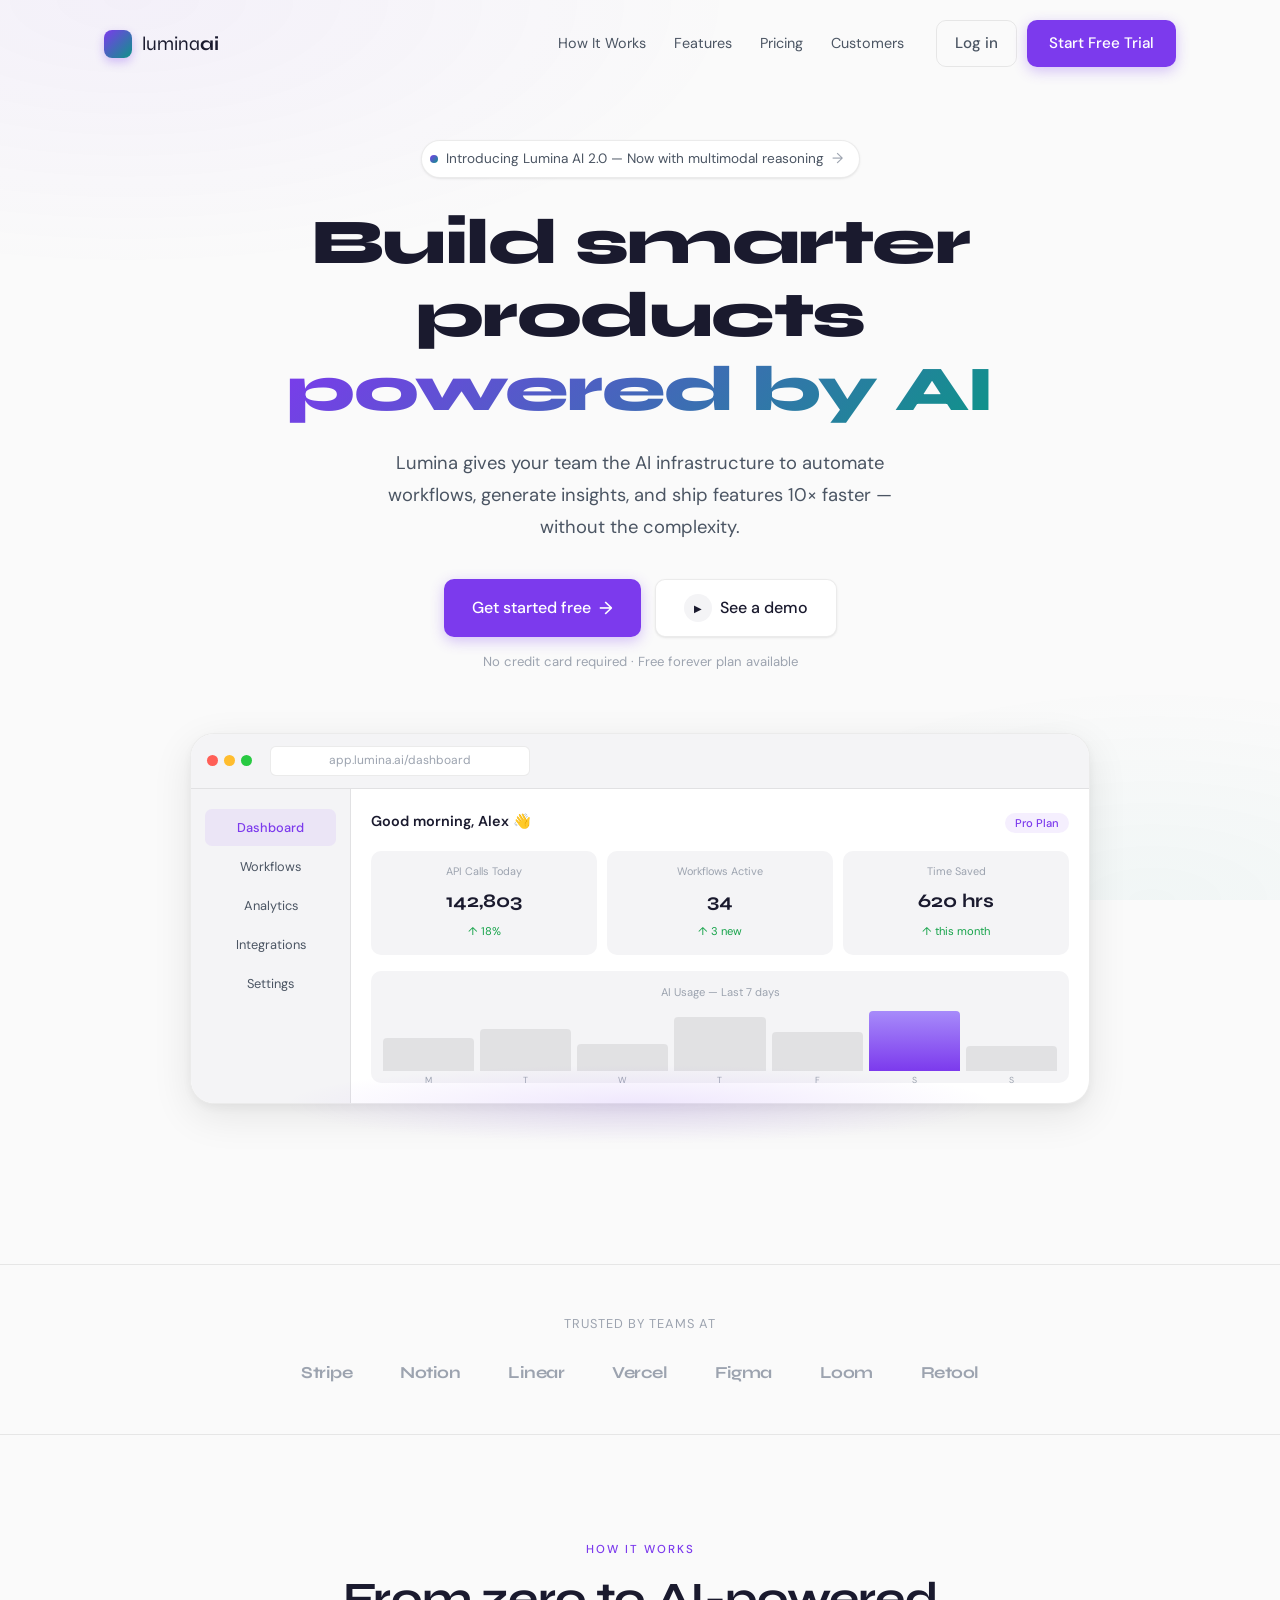
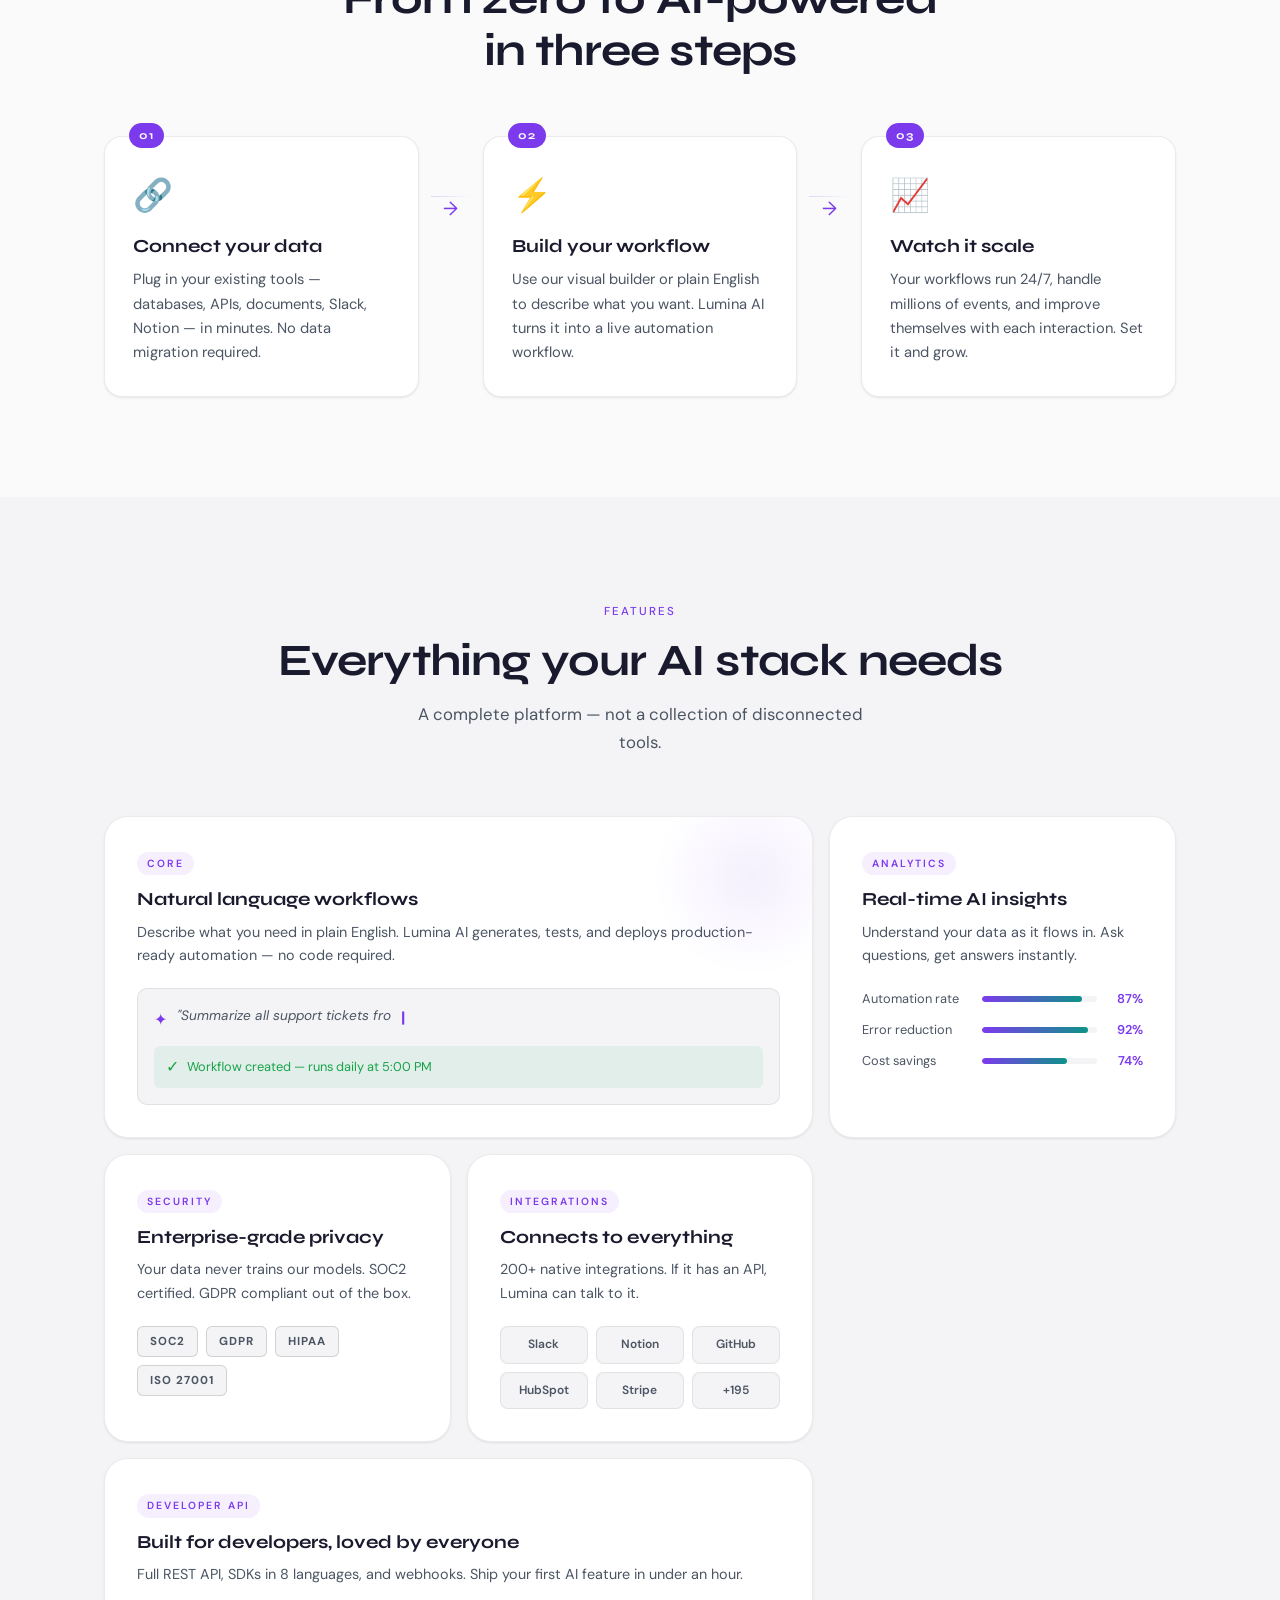
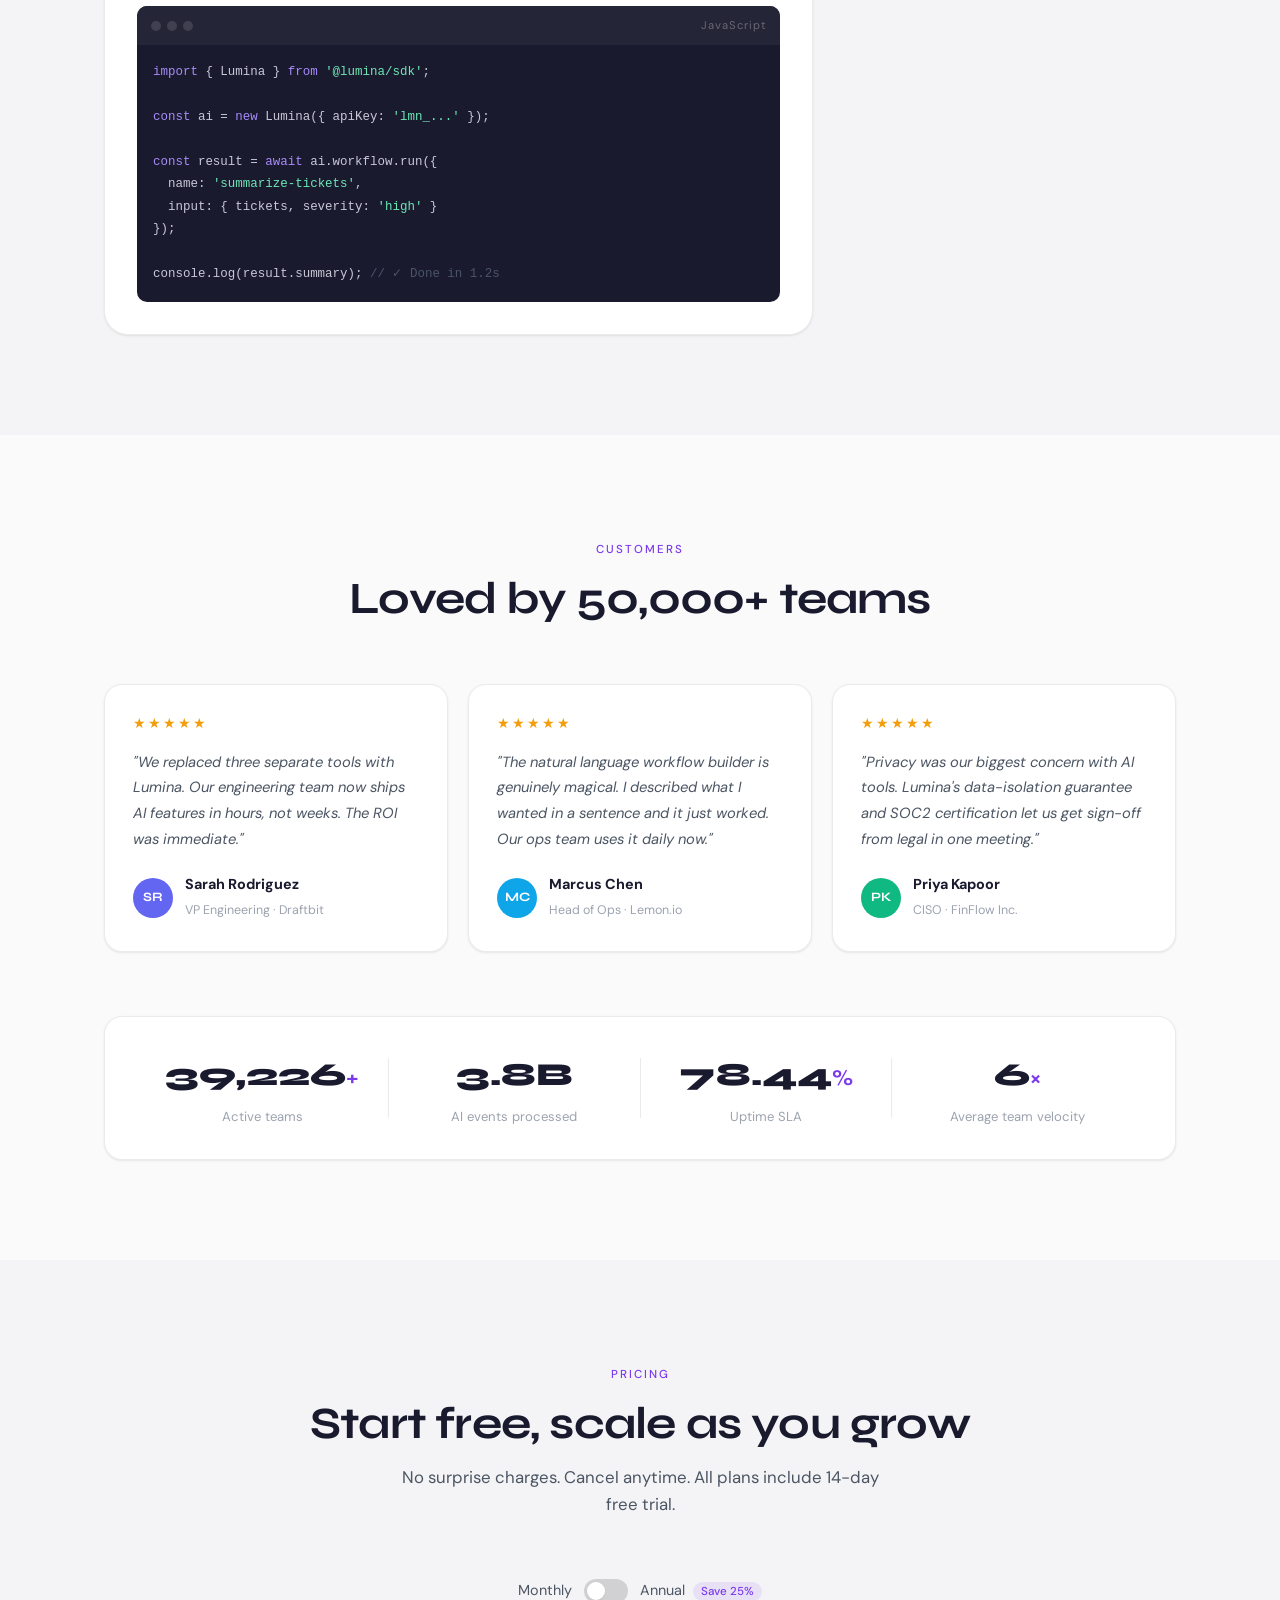
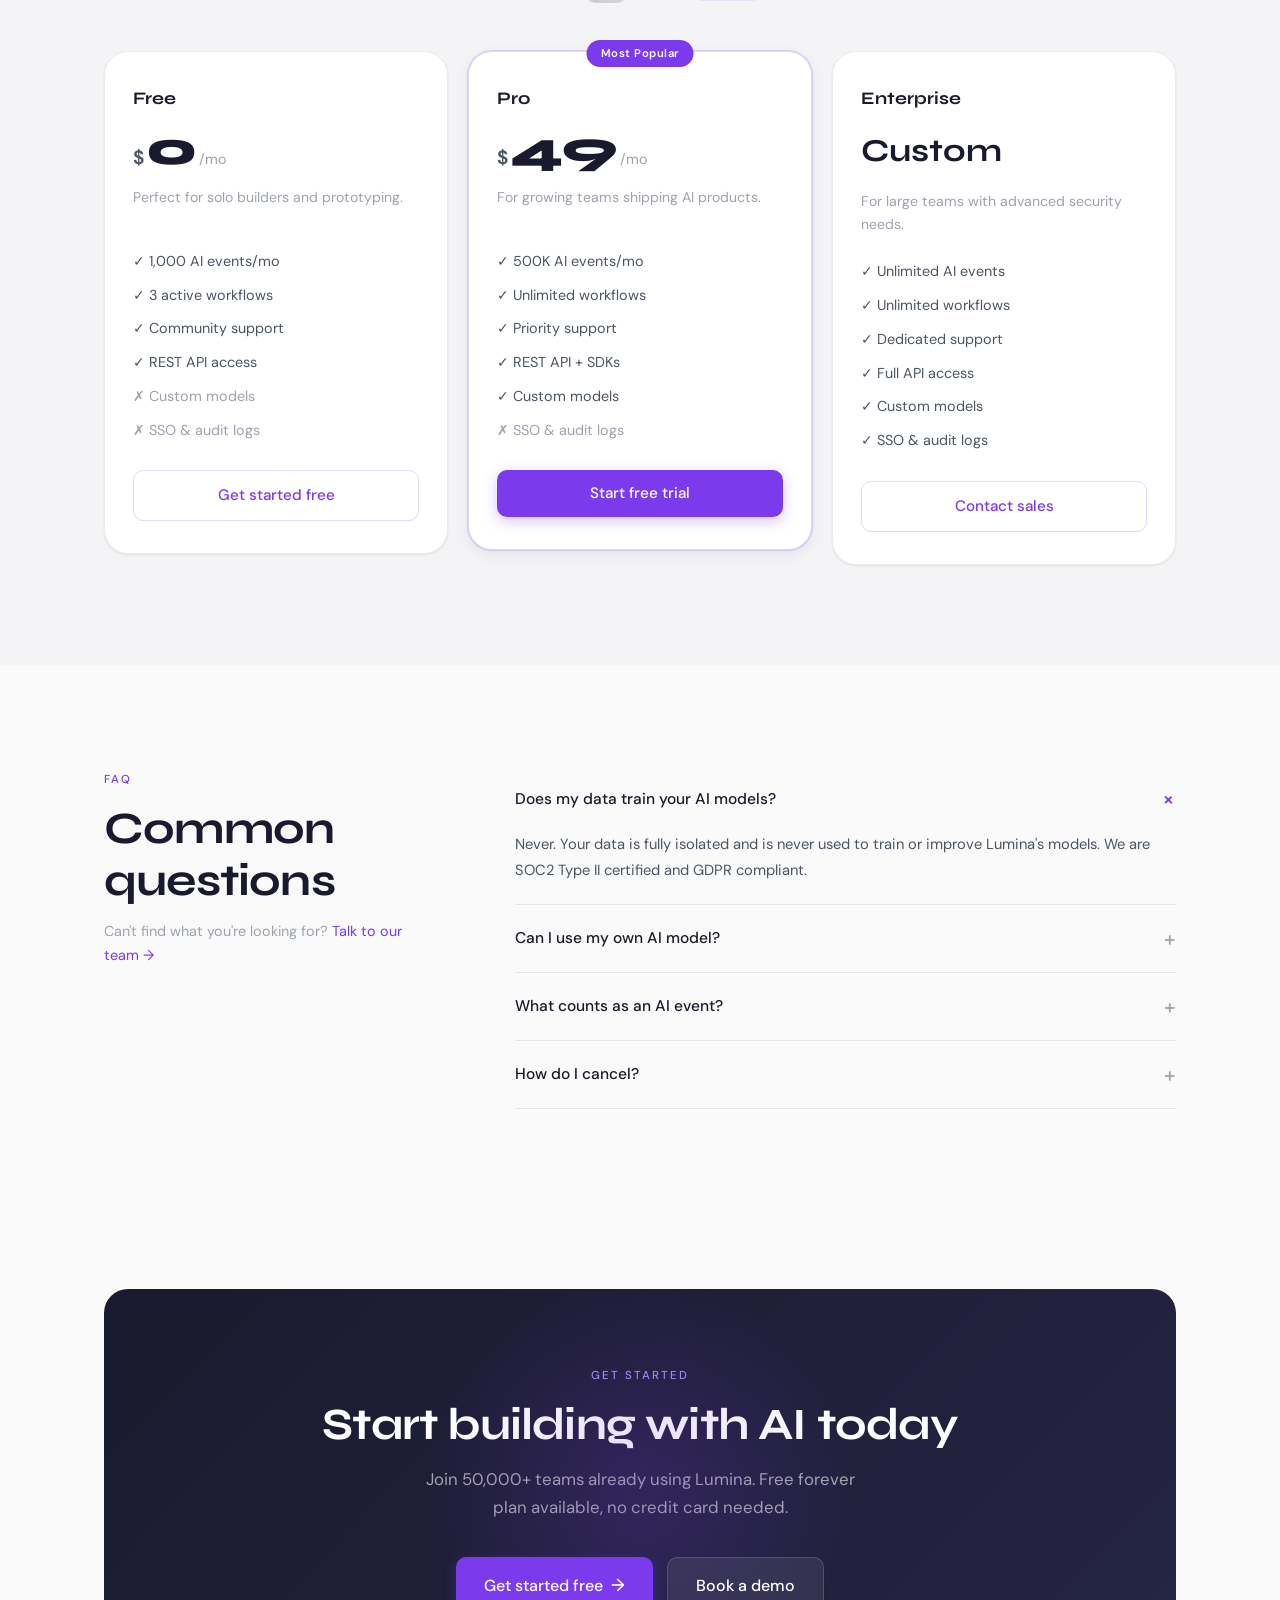
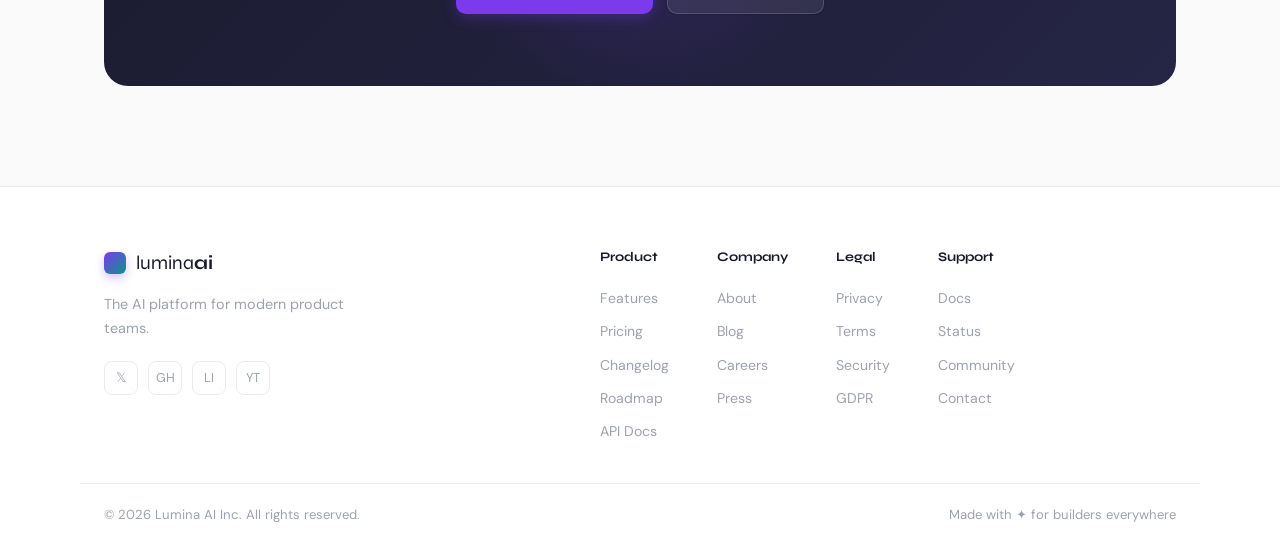
<file: docs/index.html>
<!DOCTYPE html>
<html lang="en">
<head>
  <meta charset="UTF-8"/>
  <meta name="viewport" content="width=device-width, initial-scale=1.0"/>
  <title>Lumina AI — The Intelligent SaaS Platform</title>
  <link rel="preconnect" href="https://fonts.googleapis.com">
  <link href="https://fonts.googleapis.com/css2?family=Syne:wght@400;500;600;700;800&family=DM+Sans:ital,opsz,wght@0,9..40,300;0,9..40,400;0,9..40,500;1,9..40,300&display=swap" rel="stylesheet">
  <link rel="stylesheet" href="https://unpkg.com/aos@2.3.1/dist/aos.css"/>
  <link rel="stylesheet" href="style.css"/>
</head>
<body>

<div class="bg-mesh"></div>

<!-- NAV -->
<nav id="navbar">
  <div class="nav-inner">
    <a href="#" class="logo">
      <div class="logo-orb"></div>
      <span>lumina<strong>ai</strong></span>
    </a>
    <ul class="nav-links">
      <li><a href="#how">How It Works</a></li>
      <li><a href="#features">Features</a></li>
      <li><a href="#pricing">Pricing</a></li>
      <li><a href="#testimonials">Customers</a></li>
    </ul>
    <div class="nav-actions">
      <a href="#" class="btn btn-ghost-sm">Log in</a>
      <a href="#pricing" class="btn btn-primary">Start Free Trial</a>
    </div>
    <button class="hamburger" id="hamburger"><span></span><span></span><span></span></button>
  </div>
  <div class="mobile-menu" id="mobileMenu">
    <a href="#how">How It Works</a>
    <a href="#features">Features</a>
    <a href="#pricing">Pricing</a>
    <a href="#testimonials">Customers</a>
    <a href="#pricing" class="btn btn-primary">Start Free Trial</a>
  </div>
</nav>

<!-- HERO -->
<section class="hero" id="hero">
  <div class="container">
    <div class="hero-announce" data-aos="fade-down">
      <span class="announce-dot"></span>
      <span>Introducing Lumina AI 2.0 — Now with multimodal reasoning</span>
      <span class="announce-arrow">→</span>
    </div>
    <h1 data-aos="fade-up" data-aos-delay="80">
      Build smarter products<br/>
      <span class="hero-gradient">powered by AI</span>
    </h1>
    <p class="hero-sub" data-aos="fade-up" data-aos-delay="160">
      Lumina gives your team the AI infrastructure to automate workflows,
      generate insights, and ship features 10× faster — without the complexity.
    </p>
    <div class="hero-cta" data-aos="fade-up" data-aos-delay="240">
      <a href="#pricing" class="btn btn-primary btn-lg">
        Get started free
        <span class="btn-arrow">→</span>
      </a>
      <a href="#how" class="btn btn-outline-lg">
        <span class="play-wrap">▶</span>
        See a demo
      </a>
    </div>
    <p class="hero-note" data-aos="fade-up" data-aos-delay="300">No credit card required · Free forever plan available</p>

    <!-- Dashboard mockup -->
    <div class="dashboard-wrap" data-aos="fade-up" data-aos-delay="360">
      <div class="dashboard-chrome">
        <div class="chrome-bar">
          <span class="chrome-dot"></span><span class="chrome-dot"></span><span class="chrome-dot"></span>
          <div class="chrome-url">app.lumina.ai/dashboard</div>
        </div>
        <div class="dashboard-body">
          <div class="db-sidebar">
            <div class="db-nav-item active">Dashboard</div>
            <div class="db-nav-item">Workflows</div>
            <div class="db-nav-item">Analytics</div>
            <div class="db-nav-item">Integrations</div>
            <div class="db-nav-item">Settings</div>
          </div>
          <div class="db-main">
            <div class="db-header">
              <span class="db-greeting">Good morning, Alex 👋</span>
              <div class="db-actions">
                <span class="db-badge">Pro Plan</span>
              </div>
            </div>
            <div class="db-cards">
              <div class="db-card">
                <span class="dbc-label">API Calls Today</span>
                <strong class="dbc-val">142,803</strong>
                <span class="dbc-trend up">↑ 18%</span>
              </div>
              <div class="db-card">
                <span class="dbc-label">Workflows Active</span>
                <strong class="dbc-val">34</strong>
                <span class="dbc-trend up">↑ 3 new</span>
              </div>
              <div class="db-card">
                <span class="dbc-label">Time Saved</span>
                <strong class="dbc-val">620 hrs</strong>
                <span class="dbc-trend up">↑ this month</span>
              </div>
            </div>
            <div class="db-chart-area">
              <span class="db-chart-label">AI Usage — Last 7 days</span>
              <div class="db-bars">
                <div class="db-bar" style="--h:55%"><span>M</span></div>
                <div class="db-bar" style="--h:70%"><span>T</span></div>
                <div class="db-bar" style="--h:45%"><span>W</span></div>
                <div class="db-bar" style="--h:90%"><span>T</span></div>
                <div class="db-bar" style="--h:65%"><span>F</span></div>
                <div class="db-bar active" style="--h:100%"><span>S</span></div>
                <div class="db-bar" style="--h:42%"><span>S</span></div>
              </div>
            </div>
          </div>
        </div>
      </div>
      <div class="dashboard-glow"></div>
    </div>
  </div>
</section>

<!-- LOGOS -->
<div class="logos-section">
  <div class="container">
    <p class="logos-label">Trusted by teams at</p>
    <div class="logos-row">
      <span>Stripe</span><span>Notion</span><span>Linear</span>
      <span>Vercel</span><span>Figma</span><span>Loom</span><span>Retool</span>
    </div>
  </div>
</div>

<!-- HOW IT WORKS -->
<section class="how" id="how">
  <div class="container">
    <div class="section-header" data-aos="fade-up">
      <span class="eyebrow">HOW IT WORKS</span>
      <h2>From zero to AI-powered<br/>in three steps</h2>
    </div>
    <div class="steps-grid">
      <div class="step-card" data-aos="fade-up" data-aos-delay="0">
        <div class="step-number">01</div>
        <div class="step-icon">🔗</div>
        <h3>Connect your data</h3>
        <p>Plug in your existing tools — databases, APIs, documents, Slack, Notion — in minutes. No data migration required.</p>
      </div>
      <div class="step-connector" data-aos="fade-up" data-aos-delay="80">
        <div class="connector-line"></div>
        <div class="connector-arrow">→</div>
      </div>
      <div class="step-card" data-aos="fade-up" data-aos-delay="160">
        <div class="step-number">02</div>
        <div class="step-icon">⚡</div>
        <h3>Build your workflow</h3>
        <p>Use our visual builder or plain English to describe what you want. Lumina AI turns it into a live automation workflow.</p>
      </div>
      <div class="step-connector" data-aos="fade-up" data-aos-delay="240">
        <div class="connector-line"></div>
        <div class="connector-arrow">→</div>
      </div>
      <div class="step-card" data-aos="fade-up" data-aos-delay="320">
        <div class="step-number">03</div>
        <div class="step-icon">📈</div>
        <h3>Watch it scale</h3>
        <p>Your workflows run 24/7, handle millions of events, and improve themselves with each interaction. Set it and grow.</p>
      </div>
    </div>
  </div>
</section>

<!-- BENTO FEATURES -->
<section class="features" id="features">
  <div class="container">
    <div class="section-header" data-aos="fade-up">
      <span class="eyebrow">FEATURES</span>
      <h2>Everything your AI stack needs</h2>
      <p>A complete platform — not a collection of disconnected tools.</p>
    </div>
    <div class="bento-grid">

      <div class="bento-card bento-wide" data-aos="fade-up" data-aos-delay="0">
        <div class="bento-content">
          <span class="bento-tag">CORE</span>
          <h3>Natural language workflows</h3>
          <p>Describe what you need in plain English. Lumina AI generates, tests, and deploys production-ready automation — no code required.</p>
          <div class="prompt-demo">
            <div class="prompt-input">
              <span class="prompt-icon">✦</span>
              <span class="prompt-text typing">"Summarize all support tickets from today, group by severity, and send a Slack digest at 5pm"</span>
              <span class="prompt-cursor">|</span>
            </div>
            <div class="prompt-result">
              <span class="result-check">✓</span>
              <span>Workflow created — runs daily at 5:00 PM</span>
            </div>
          </div>
        </div>
        <div class="bento-orb"></div>
      </div>

      <div class="bento-card" data-aos="fade-up" data-aos-delay="80">
        <div class="bento-content">
          <span class="bento-tag">ANALYTICS</span>
          <h3>Real-time AI insights</h3>
          <p>Understand your data as it flows in. Ask questions, get answers instantly.</p>
          <div class="insight-bars">
            <div class="ib"><span>Automation rate</span><div class="ib-track"><div class="ib-fill" style="width:87%"></div></div><span>87%</span></div>
            <div class="ib"><span>Error reduction</span><div class="ib-track"><div class="ib-fill" style="width:92%"></div></div><span>92%</span></div>
            <div class="ib"><span>Cost savings</span><div class="ib-track"><div class="ib-fill" style="width:74%"></div></div><span>74%</span></div>
          </div>
        </div>
      </div>

      <div class="bento-card" data-aos="fade-up" data-aos-delay="160">
        <div class="bento-content">
          <span class="bento-tag">SECURITY</span>
          <h3>Enterprise-grade privacy</h3>
          <p>Your data never trains our models. SOC2 certified. GDPR compliant out of the box.</p>
          <div class="security-badges">
            <div class="sec-badge">SOC2</div>
            <div class="sec-badge">GDPR</div>
            <div class="sec-badge">HIPAA</div>
            <div class="sec-badge">ISO 27001</div>
          </div>
        </div>
      </div>

      <div class="bento-card" data-aos="fade-up" data-aos-delay="60">
        <div class="bento-content">
          <span class="bento-tag">INTEGRATIONS</span>
          <h3>Connects to everything</h3>
          <p>200+ native integrations. If it has an API, Lumina can talk to it.</p>
          <div class="integrations-grid">
            <div class="int-icon">Slack</div>
            <div class="int-icon">Notion</div>
            <div class="int-icon">GitHub</div>
            <div class="int-icon">HubSpot</div>
            <div class="int-icon">Stripe</div>
            <div class="int-icon">+195</div>
          </div>
        </div>
      </div>

      <div class="bento-card bento-wide" data-aos="fade-up" data-aos-delay="100">
        <div class="bento-content">
          <span class="bento-tag">DEVELOPER API</span>
          <h3>Built for developers, loved by everyone</h3>
          <p>Full REST API, SDKs in 8 languages, and webhooks. Ship your first AI feature in under an hour.</p>
          <div class="code-block">
            <div class="cb-header"><span class="cb-dot"></span><span class="cb-dot"></span><span class="cb-dot"></span><span class="cb-lang">JavaScript</span></div>
            <pre class="cb-pre"><span class="cb-kw">import</span> { Lumina } <span class="cb-kw">from</span> <span class="cb-st">'@lumina/sdk'</span>;

<span class="cb-kw">const</span> ai = <span class="cb-kw">new</span> Lumina({ apiKey: <span class="cb-st">'lmn_...'</span> });

<span class="cb-kw">const</span> result = <span class="cb-kw">await</span> ai.workflow.run({
  name: <span class="cb-st">'summarize-tickets'</span>,
  input: { tickets, severity: <span class="cb-st">'high'</span> }
});

console.log(result.summary); <span class="cb-cm">// ✓ Done in 1.2s</span></pre>
          </div>
        </div>
      </div>

    </div>
  </div>
</section>

<!-- TESTIMONIALS -->
<section class="testimonials" id="testimonials">
  <div class="container">
    <div class="section-header" data-aos="fade-up">
      <span class="eyebrow">CUSTOMERS</span>
      <h2>Loved by 50,000+ teams</h2>
    </div>
    <div class="testi-grid">
      <div class="testi-card" data-aos="fade-up" data-aos-delay="0">
        <div class="testi-stars">★★★★★</div>
        <p>"We replaced three separate tools with Lumina. Our engineering team now ships AI features in hours, not weeks. The ROI was immediate."</p>
        <div class="testi-person">
          <div class="testi-av" style="--av-color:#6366f1">SR</div>
          <div>
            <strong>Sarah Rodriguez</strong>
            <span>VP Engineering · Draftbit</span>
          </div>
        </div>
      </div>
      <div class="testi-card" data-aos="fade-up" data-aos-delay="80">
        <div class="testi-stars">★★★★★</div>
        <p>"The natural language workflow builder is genuinely magical. I described what I wanted in a sentence and it just worked. Our ops team uses it daily now."</p>
        <div class="testi-person">
          <div class="testi-av" style="--av-color:#0ea5e9">MC</div>
          <div>
            <strong>Marcus Chen</strong>
            <span>Head of Ops · Lemon.io</span>
          </div>
        </div>
      </div>
      <div class="testi-card" data-aos="fade-up" data-aos-delay="160">
        <div class="testi-stars">★★★★★</div>
        <p>"Privacy was our biggest concern with AI tools. Lumina's data-isolation guarantee and SOC2 certification let us get sign-off from legal in one meeting."</p>
        <div class="testi-person">
          <div class="testi-av" style="--av-color:#10b981">PK</div>
          <div>
            <strong>Priya Kapoor</strong>
            <span>CISO · FinFlow Inc.</span>
          </div>
        </div>
      </div>
    </div>
    <!-- Social proof numbers -->
    <div class="social-proof" data-aos="fade-up" data-aos-delay="80">
      <div class="sp-item"><span class="sp-val" data-count="50000">0</span><span class="sp-plus">+</span><p>Active teams</p></div>
      <div class="sp-div"></div>
      <div class="sp-item"><span class="sp-val" data-count="4800000000">0</span><p>AI events processed</p></div>
      <div class="sp-div"></div>
      <div class="sp-item"><span class="sp-val" data-count="99.99">0</span><span class="sp-plus">%</span><p>Uptime SLA</p></div>
      <div class="sp-div"></div>
      <div class="sp-item"><span class="sp-val" data-count="8">0</span><span class="sp-plus">×</span><p>Average team velocity</p></div>
    </div>
  </div>
</section>

<!-- PRICING -->
<section class="pricing" id="pricing">
  <div class="container">
    <div class="section-header" data-aos="fade-up">
      <span class="eyebrow">PRICING</span>
      <h2>Start free, scale as you grow</h2>
      <p>No surprise charges. Cancel anytime. All plans include 14-day free trial.</p>
    </div>

    <div class="billing-toggle" data-aos="fade-up" data-aos-delay="40">
      <span id="lbl-monthly">Monthly</span>
      <label class="toggle">
        <input type="checkbox" id="billingToggle"/>
        <span class="toggle-track"><span class="toggle-thumb"></span></span>
      </label>
      <span id="lbl-annual">Annual <em class="save-chip">Save 25%</em></span>
    </div>

    <div class="plans-grid" data-aos="fade-up" data-aos-delay="80">

      <div class="plan-card">
        <div class="plan-name">Free</div>
        <div class="plan-price-wrap">
          <span class="plan-dollar">$</span>
          <span class="plan-amount" data-monthly="0" data-annual="0">0</span>
          <span class="plan-period">/mo</span>
        </div>
        <p class="plan-desc">Perfect for solo builders and prototyping.</p>
        <ul class="plan-list">
          <li>✓ 1,000 AI events/mo</li>
          <li>✓ 3 active workflows</li>
          <li>✓ Community support</li>
          <li>✓ REST API access</li>
          <li class="dim">✗ Custom models</li>
          <li class="dim">✗ SSO & audit logs</li>
        </ul>
        <a href="#" class="btn btn-outline-plan">Get started free</a>
      </div>

      <div class="plan-card featured">
        <div class="plan-badge">Most Popular</div>
        <div class="plan-name">Pro</div>
        <div class="plan-price-wrap">
          <span class="plan-dollar">$</span>
          <span class="plan-amount" data-monthly="49" data-annual="37">49</span>
          <span class="plan-period">/mo</span>
        </div>
        <p class="plan-desc">For growing teams shipping AI products.</p>
        <ul class="plan-list">
          <li>✓ 500K AI events/mo</li>
          <li>✓ Unlimited workflows</li>
          <li>✓ Priority support</li>
          <li>✓ REST API + SDKs</li>
          <li>✓ Custom models</li>
          <li class="dim">✗ SSO & audit logs</li>
        </ul>
        <a href="#" class="btn btn-primary plan-btn">Start free trial</a>
      </div>

      <div class="plan-card">
        <div class="plan-name">Enterprise</div>
        <div class="plan-price-wrap">
          <span class="plan-custom">Custom</span>
        </div>
        <p class="plan-desc">For large teams with advanced security needs.</p>
        <ul class="plan-list">
          <li>✓ Unlimited AI events</li>
          <li>✓ Unlimited workflows</li>
          <li>✓ Dedicated support</li>
          <li>✓ Full API access</li>
          <li>✓ Custom models</li>
          <li>✓ SSO & audit logs</li>
        </ul>
        <a href="#" class="btn btn-outline-plan">Contact sales</a>
      </div>

    </div>
  </div>
</section>

<!-- FAQ -->
<section class="faq">
  <div class="container faq-inner">
    <div class="faq-left" data-aos="fade-right">
      <span class="eyebrow">FAQ</span>
      <h2>Common questions</h2>
      <p>Can't find what you're looking for? <a href="#">Talk to our team →</a></p>
    </div>
    <div class="faq-list" data-aos="fade-left">
      <div class="faq-item open">
        <button class="faq-q" onclick="toggleFaq(this)">
          Does my data train your AI models?
          <span class="faq-icon">+</span>
        </button>
        <div class="faq-a">
          <p>Never. Your data is fully isolated and is never used to train or improve Lumina's models. We are SOC2 Type II certified and GDPR compliant.</p>
        </div>
      </div>
      <div class="faq-item">
        <button class="faq-q" onclick="toggleFaq(this)">
          Can I use my own AI model?
          <span class="faq-icon">+</span>
        </button>
        <div class="faq-a">
          <p>Yes. Pro and Enterprise plans support BYO model — connect OpenAI, Anthropic, Mistral, or any custom model via API.</p>
        </div>
      </div>
      <div class="faq-item">
        <button class="faq-q" onclick="toggleFaq(this)">
          What counts as an AI event?
          <span class="faq-icon">+</span>
        </button>
        <div class="faq-a">
          <p>Any single AI inference call triggered through Lumina — a workflow run, an API call, an insight query. One prompt = one event.</p>
        </div>
      </div>
      <div class="faq-item">
        <button class="faq-q" onclick="toggleFaq(this)">
          How do I cancel?
          <span class="faq-icon">+</span>
        </button>
        <div class="faq-a">
          <p>Cancel anytime from your dashboard settings. No questions, no fees. Your data export is available for 30 days after cancellation.</p>
        </div>
      </div>
    </div>
  </div>
</section>

<!-- CTA BANNER -->
<section class="cta-banner">
  <div class="container">
    <div class="cta-card" data-aos="zoom-in">
      <div class="cta-bg-orb"></div>
      <span class="eyebrow">GET STARTED</span>
      <h2>Start building with AI today</h2>
      <p>Join 50,000+ teams already using Lumina. Free forever plan available, no credit card needed.</p>
      <div class="cta-actions">
        <a href="#" class="btn btn-primary btn-lg">Get started free <span class="btn-arrow">→</span></a>
        <a href="#" class="btn btn-outline-lg">Book a demo</a>
      </div>
    </div>
  </div>
</section>

<!-- FOOTER -->
<footer class="footer">
  <div class="container footer-inner">
    <div class="footer-brand">
      <a href="#" class="logo"><div class="logo-orb logo-orb-sm"></div><span>lumina<strong>ai</strong></span></a>
      <p>The AI platform for modern product teams.</p>
      <div class="footer-socials">
        <a href="#">𝕏</a><a href="#">GH</a><a href="#">LI</a><a href="#">YT</a>
      </div>
    </div>
    <div class="footer-links">
      <div class="fc"><h4>Product</h4><a href="#">Features</a><a href="#">Pricing</a><a href="#">Changelog</a><a href="#">Roadmap</a><a href="#">API Docs</a></div>
      <div class="fc"><h4>Company</h4><a href="#">About</a><a href="#">Blog</a><a href="#">Careers</a><a href="#">Press</a></div>
      <div class="fc"><h4>Legal</h4><a href="#">Privacy</a><a href="#">Terms</a><a href="#">Security</a><a href="#">GDPR</a></div>
      <div class="fc"><h4>Support</h4><a href="#">Docs</a><a href="#">Status</a><a href="#">Community</a><a href="#">Contact</a></div>
    </div>
  </div>
  <div class="footer-bottom">
    <span>© 2026 Lumina AI Inc. All rights reserved.</span>
    <span>Made with ✦ for builders everywhere</span>
  </div>
</footer>

<script src="https://unpkg.com/aos@2.3.1/dist/aos.js"></script>
<script src="script.js"></script>
</body>
</html>
</file>
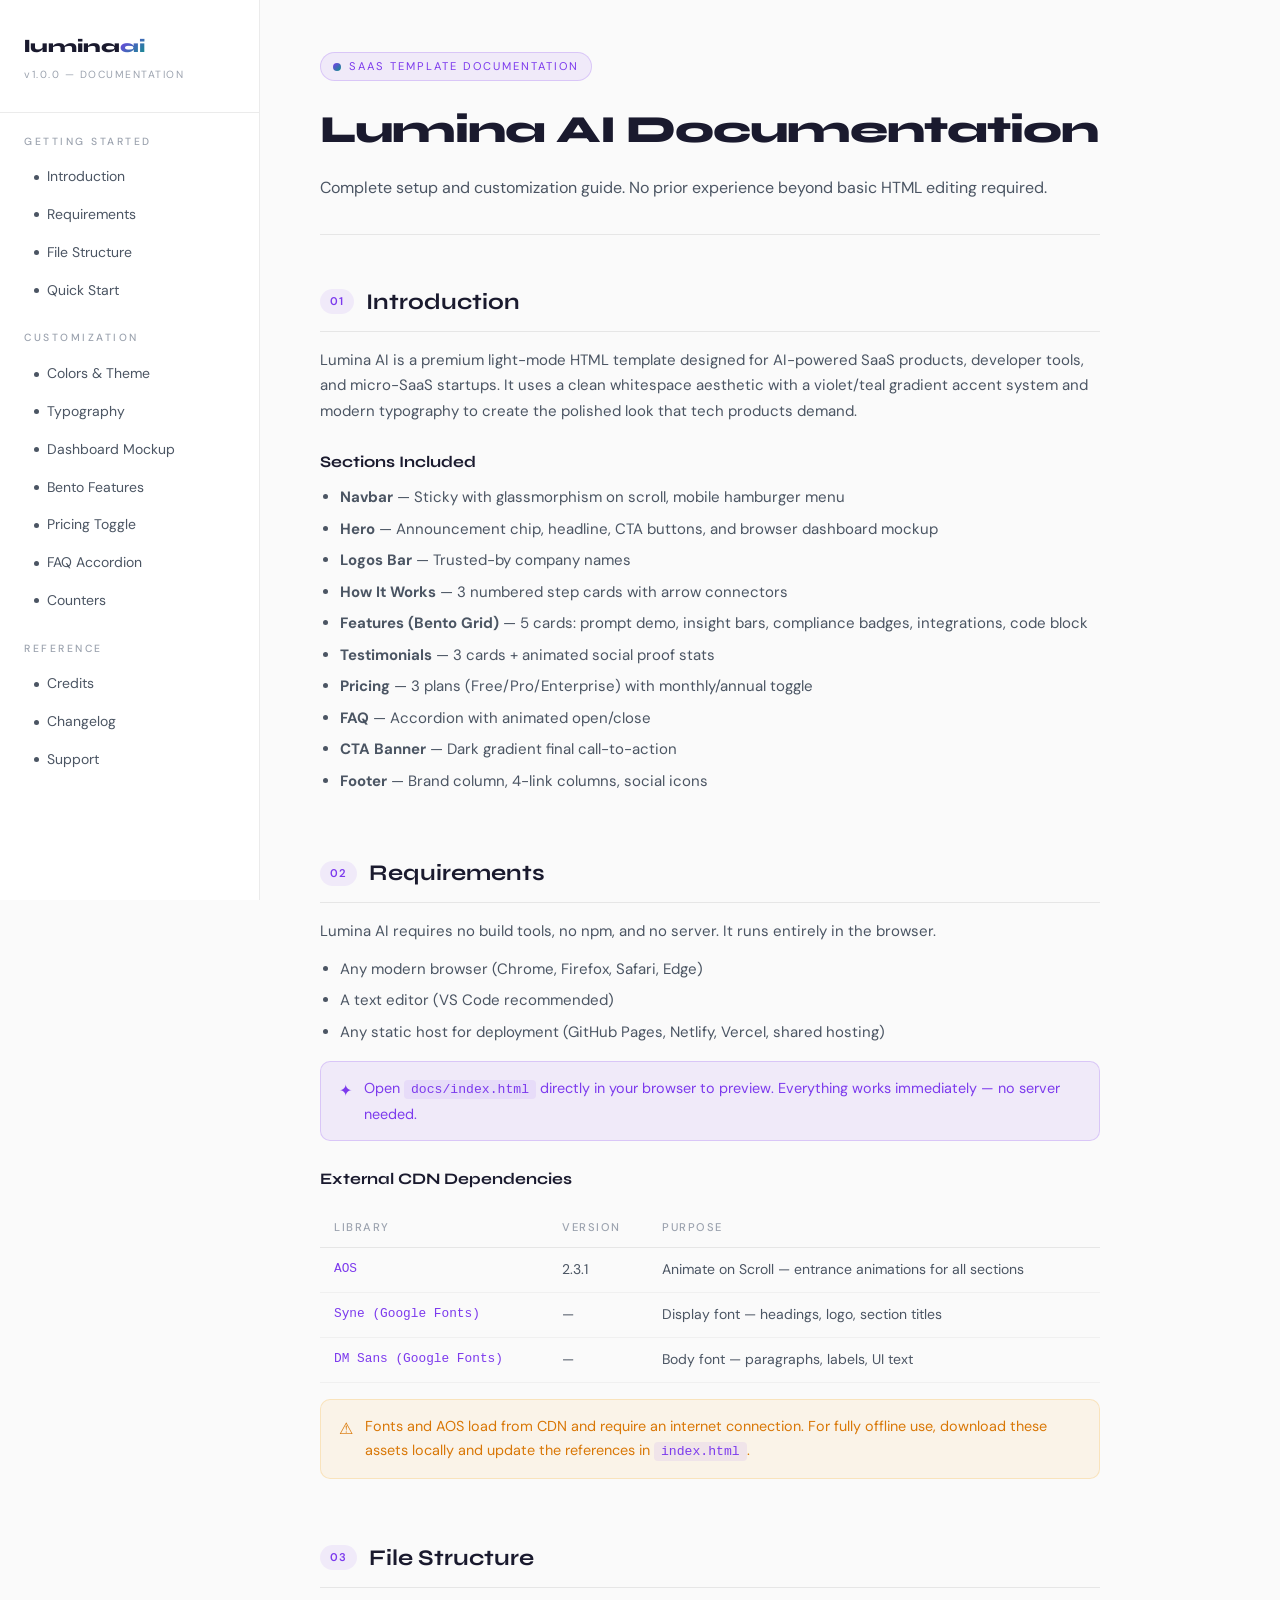
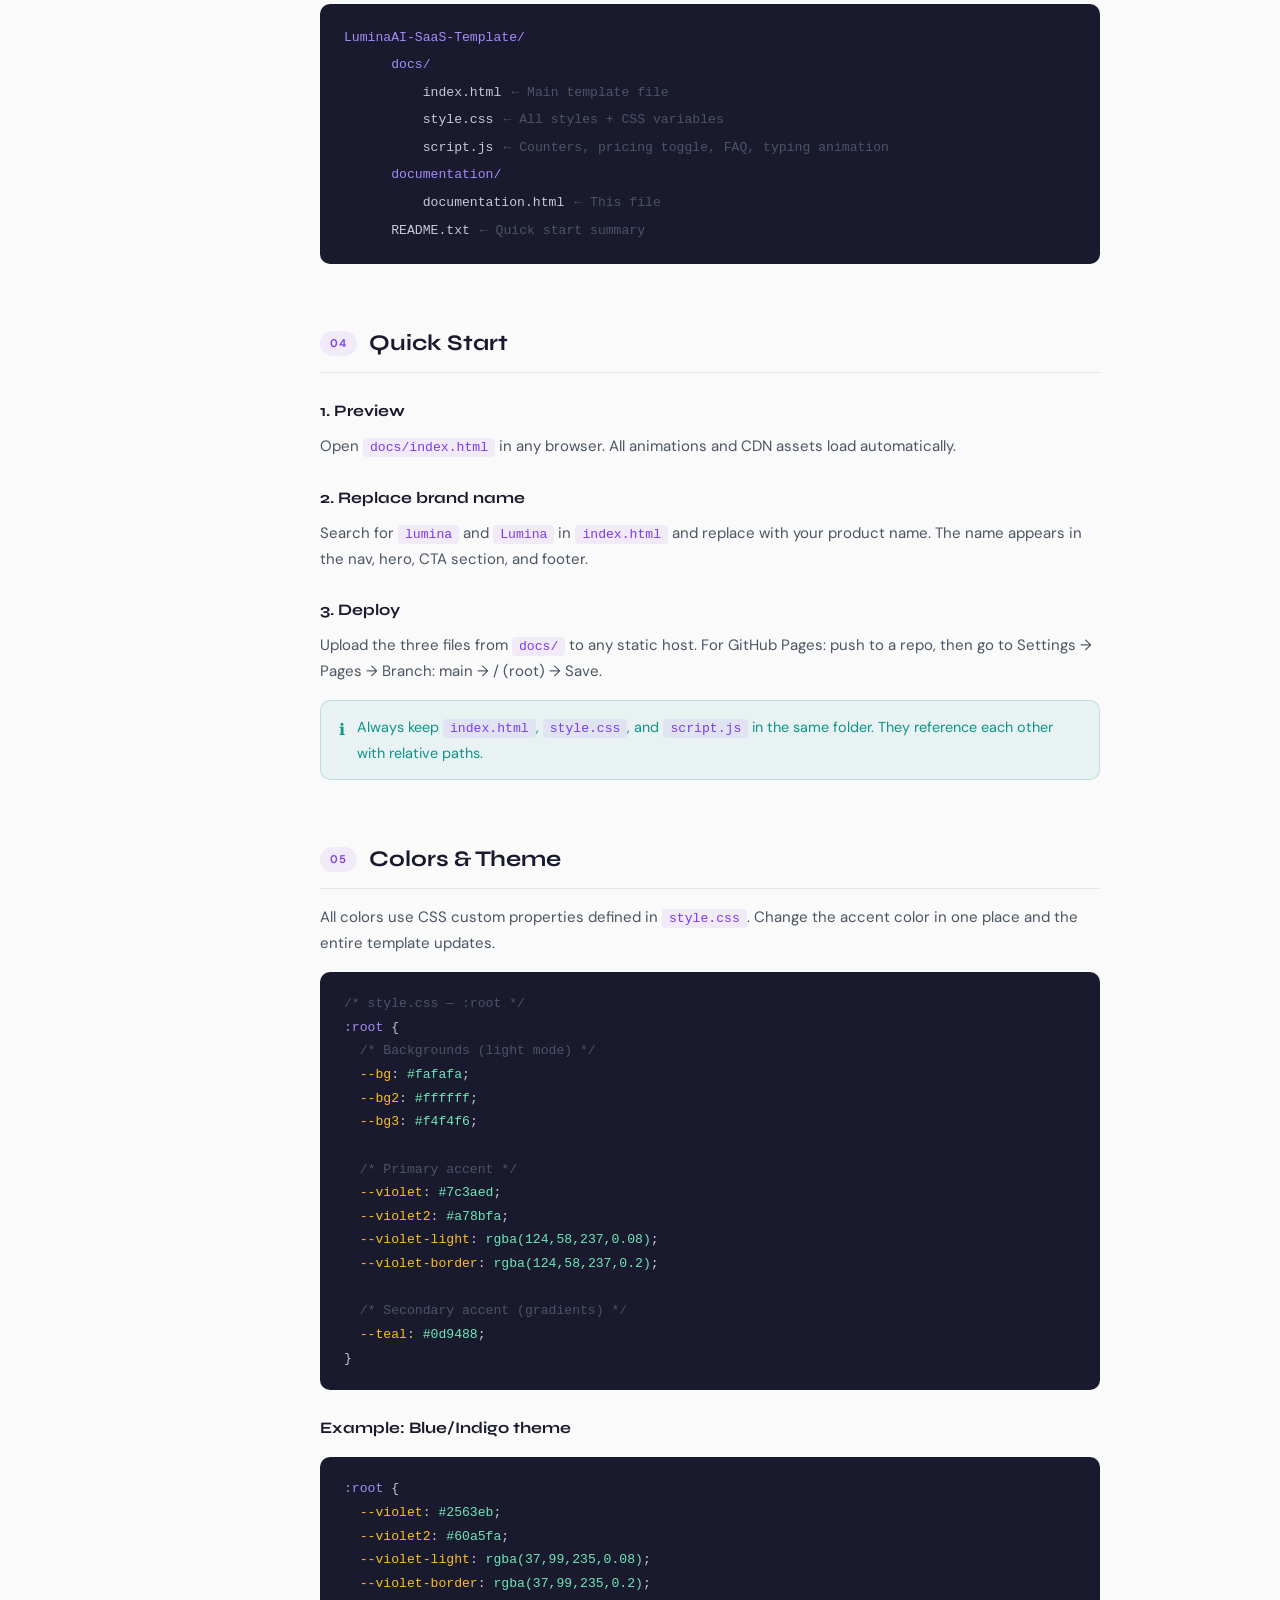
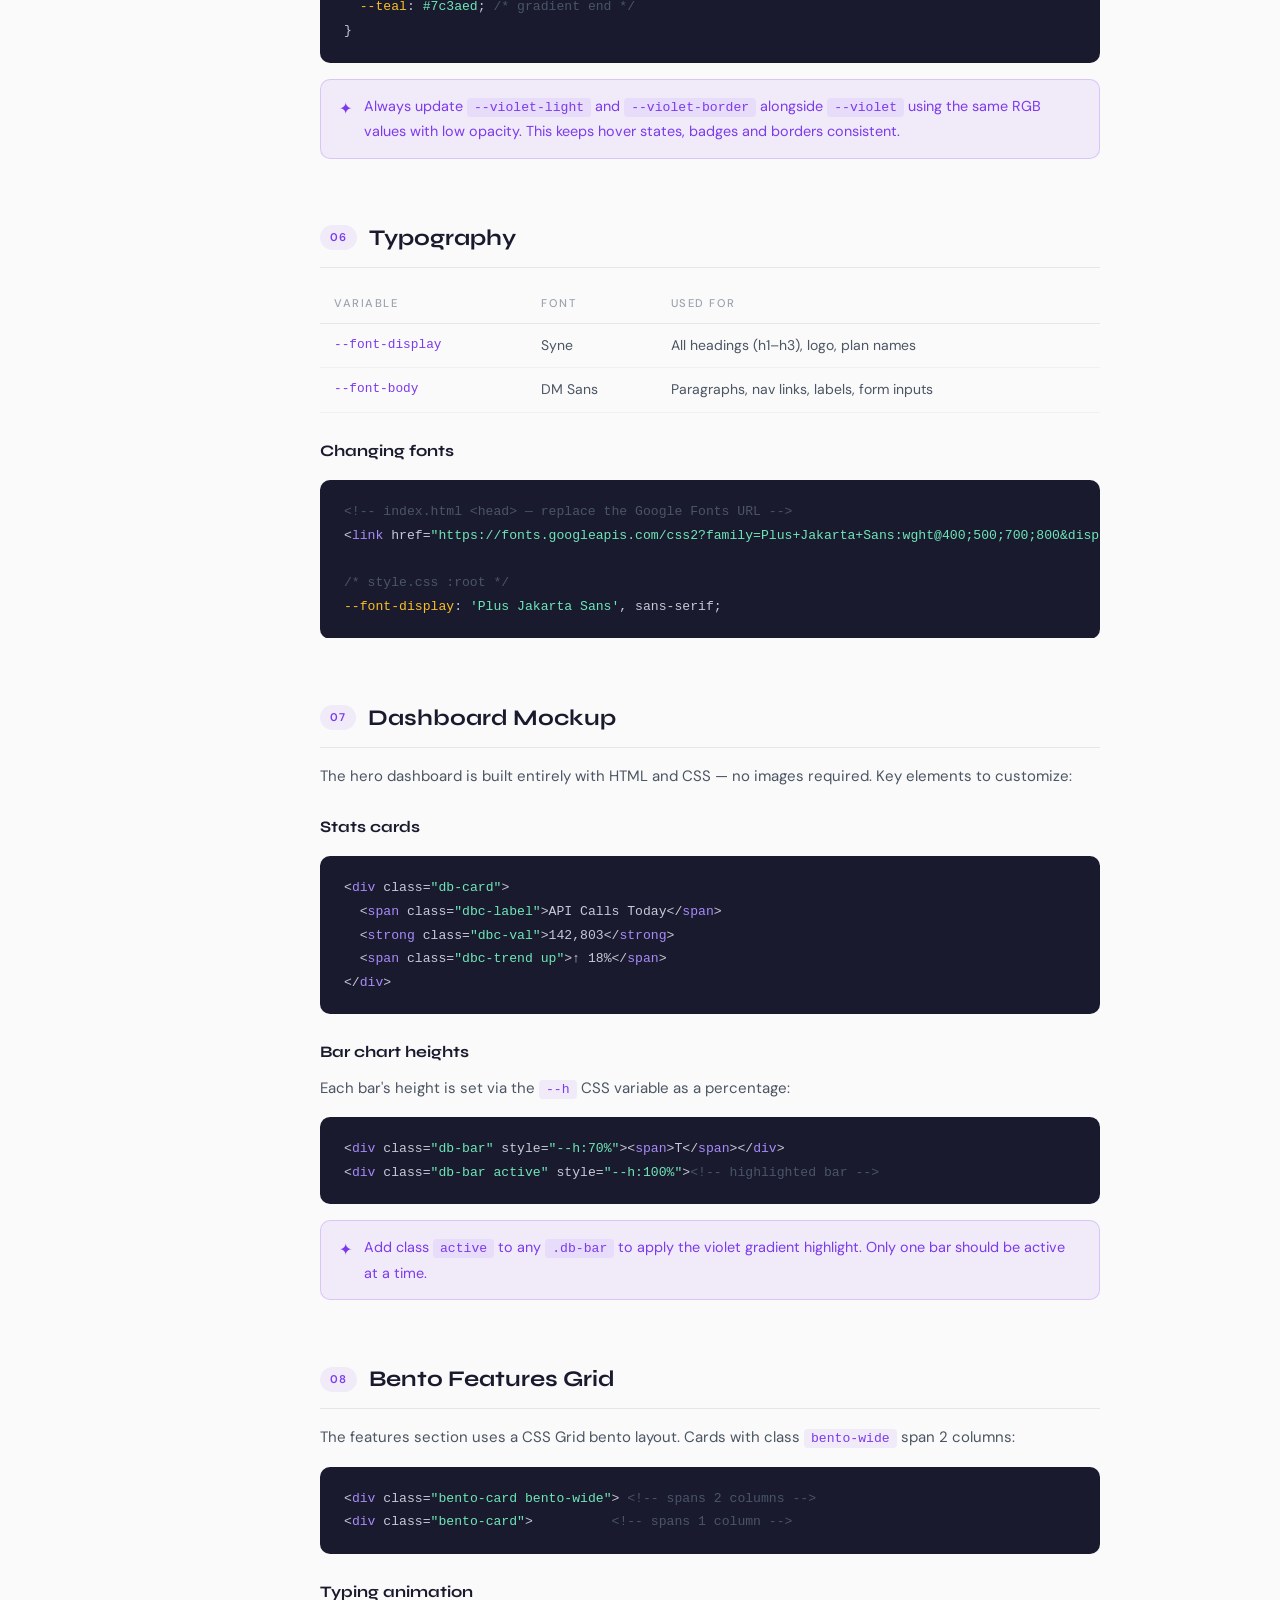
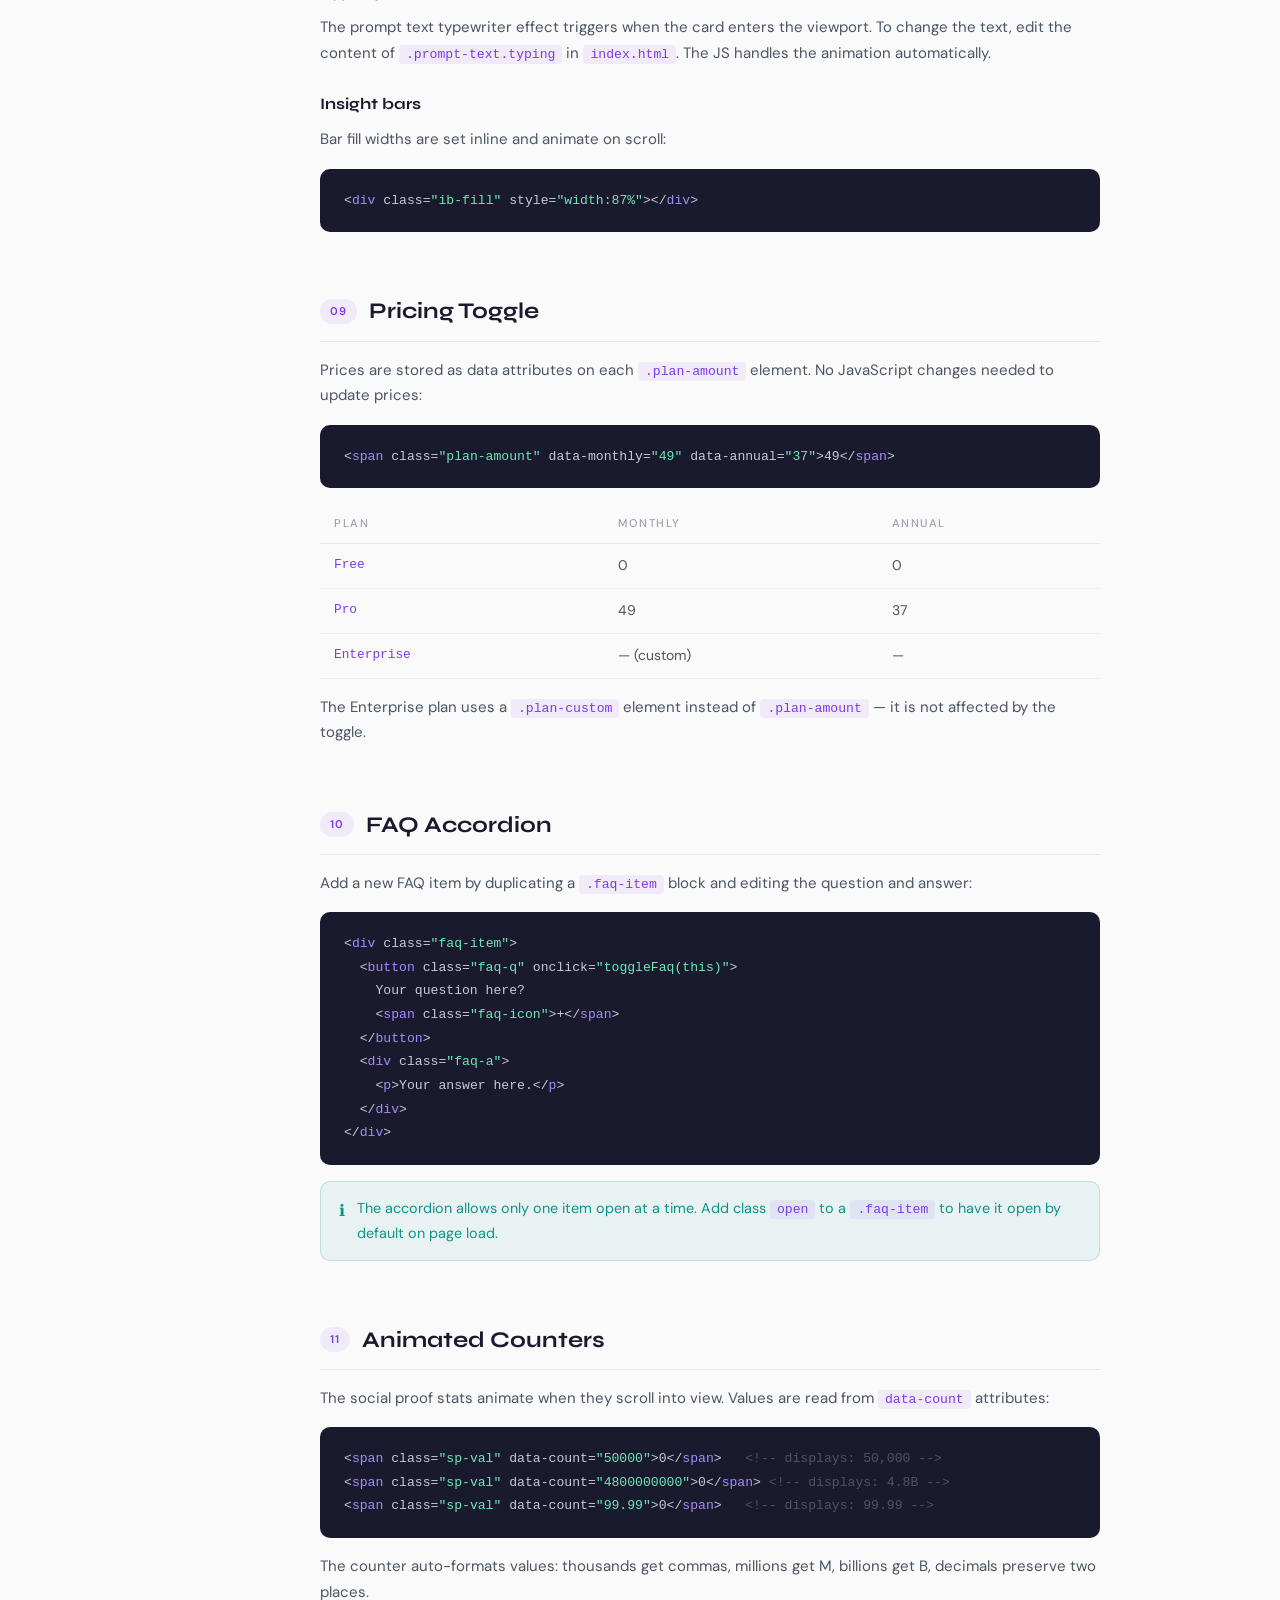
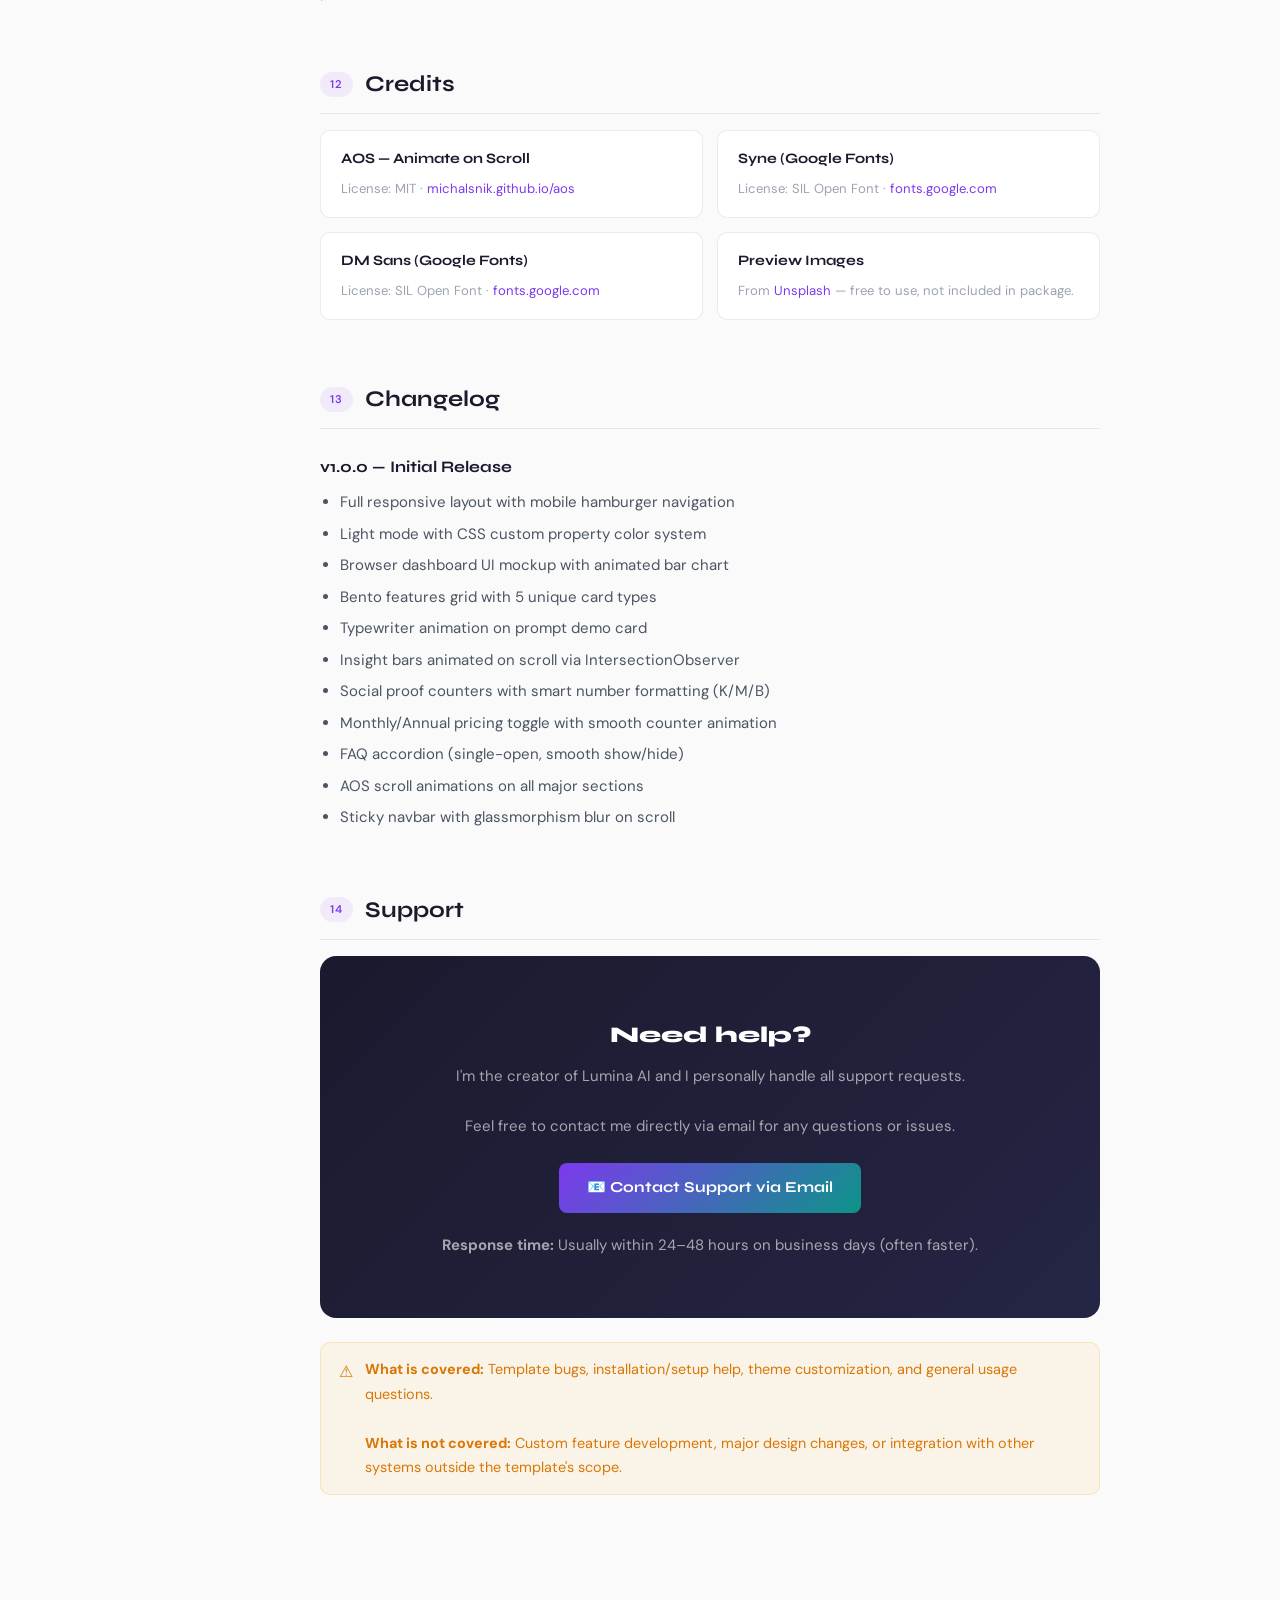
<file: documentation/documentation.html>
<!DOCTYPE html>
<html lang="en">
<head>
  <meta charset="UTF-8"/>
  <meta name="viewport" content="width=device-width, initial-scale=1.0"/>
  <title>Lumina AI — Documentation</title>
  <link rel="preconnect" href="https://fonts.googleapis.com">
  <link href="https://fonts.googleapis.com/css2?family=Syne:wght@400;600;700;800&family=DM+Sans:wght@300;400;500&display=swap" rel="stylesheet">
  <style>
    :root {
      --bg: #fafafa; --bg2: #ffffff; --bg3: #f4f4f6;
      --border: rgba(0,0,0,0.08); --border-strong: rgba(0,0,0,0.14);
      --violet: #7c3aed; --violet2: #a78bfa;
      --violet-light: rgba(124,58,237,0.08); --violet-border: rgba(124,58,237,0.2);
      --teal: #0d9488; --text: #1a1a2e; --text-2: #4b5563; --text-muted: #9ca3af;
    }
    *, *::before, *::after { box-sizing: border-box; margin: 0; padding: 0; }
    html { scroll-behavior: smooth; }
    body { background: var(--bg); color: var(--text); font-family: 'DM Sans', sans-serif; font-size: 15px; line-height: 1.7; display: flex; }

    .sidebar { width: 260px; min-height: 100vh; background: var(--bg2); border-right: 1px solid var(--border); padding: 32px 0; position: fixed; top: 0; left: 0; overflow-y: auto; }
    .sidebar-logo { padding: 0 24px 28px; border-bottom: 1px solid var(--border); margin-bottom: 20px; }
    .sidebar-brand { font-family: 'Syne', sans-serif; font-size: 1.1rem; font-weight: 800; color: var(--text); }
    .sidebar-brand span { background: linear-gradient(135deg, var(--violet), var(--teal)); -webkit-background-clip: text; -webkit-text-fill-color: transparent; background-clip: text; }
    .sidebar-ver { font-size: 0.65rem; letter-spacing: 1.5px; color: var(--text-muted); display: block; margin-top: 4px; }
    .nav-group { padding: 0 24px; }
    .nav-group-title { font-size: 0.65rem; letter-spacing: 2.5px; text-transform: uppercase; color: var(--text-muted); font-weight: 500; margin: 20px 0 8px; }
    .nav-group a { display: flex; align-items: center; gap: 8px; padding: 7px 10px; border-radius: 7px; color: var(--text-2); font-size: 0.875rem; text-decoration: none; transition: all 0.2s; }
    .nav-group a .dot { width: 5px; height: 5px; border-radius: 50%; background: currentColor; flex-shrink: 0; }
    .nav-group a:hover { background: var(--violet-light); color: var(--violet); }

    .main { margin-left: 260px; flex: 1; padding: 52px 60px 80px; max-width: 900px; }
    .page-header { border-bottom: 1px solid var(--border); padding-bottom: 32px; margin-bottom: 48px; }
    .page-tag { display: inline-flex; align-items: center; gap: 8px; font-size: 0.7rem; letter-spacing: 2px; color: var(--violet); border: 1px solid var(--violet-border); padding: 4px 12px; border-radius: 20px; background: var(--violet-light); margin-bottom: 16px; }
    .tag-orb { width: 8px; height: 8px; border-radius: 50%; background: linear-gradient(135deg, var(--violet), var(--teal)); }
    .page-header h1 { font-family: 'Syne', sans-serif; font-size: 2.4rem; font-weight: 800; letter-spacing: -1px; color: var(--text); margin-bottom: 12px; }
    .page-header p { color: var(--text-2); font-size: 1rem; }

    .doc-section { margin-bottom: 60px; scroll-margin-top: 32px; }
    .doc-section h2 { font-family: 'Syne', sans-serif; font-size: 1.4rem; font-weight: 700; color: var(--text); margin-bottom: 16px; padding-bottom: 10px; border-bottom: 1px solid var(--border); display: flex; align-items: center; gap: 12px; }
    .doc-section h2 .num { font-size: 0.7rem; font-weight: 600; letter-spacing: 1px; color: var(--violet); background: var(--violet-light); padding: 3px 10px; border-radius: 20px; font-family: 'DM Sans', sans-serif; }
    .doc-section h3 { font-family: 'Syne', sans-serif; font-size: 1rem; font-weight: 700; color: var(--text); margin: 24px 0 10px; }
    .doc-section p { color: var(--text-2); margin-bottom: 12px; }
    .doc-section ul, .doc-section ol { padding-left: 20px; color: var(--text-2); margin-bottom: 12px; }
    .doc-section li { margin-bottom: 6px; }

    pre { background: #1a1a2e; border-radius: 10px; padding: 20px 24px; overflow-x: auto; margin: 16px 0; font-family: 'Courier New', monospace; font-size: 0.82rem; line-height: 1.8; color: #c8c8d8; }
    code { font-family: 'Courier New', monospace; font-size: 0.82rem; background: var(--violet-light); color: var(--violet); padding: 2px 7px; border-radius: 4px; }
    pre code { background: none; padding: 0; color: #c8c8d8; }
    .kw { color: #a78bfa; } .st { color: #6ee7b7; } .cm { color: #4a5568; } .pr { color: #fbbf24; }

    .file-tree { background: #1a1a2e; border-radius: 10px; padding: 20px 24px; font-family: 'Courier New', monospace; font-size: 0.82rem; line-height: 2.1; margin: 16px 0; }
    .ft-folder { color: #a78bfa; } .ft-file { color: #c8c8d8; } .ft-desc { color: #4a5568; margin-left: 10px; }

    table { width: 100%; border-collapse: collapse; margin: 16px 0; font-size: 0.875rem; }
    th { font-size: 0.7rem; letter-spacing: 1.5px; text-transform: uppercase; color: var(--text-muted); text-align: left; padding: 10px 14px; border-bottom: 1px solid var(--border); font-weight: 500; }
    td { padding: 10px 14px; border-bottom: 1px solid rgba(0,0,0,0.04); vertical-align: top; color: var(--text-2); }
    td:first-child { font-family: 'Courier New', monospace; color: var(--violet); font-size: 0.8rem; }
    tr:hover td { background: var(--violet-light); }

    .callout { display: flex; gap: 12px; align-items: flex-start; padding: 14px 18px; border-radius: 10px; margin: 16px 0; font-size: 0.9rem; }
    .callout-icon { font-size: 1rem; flex-shrink: 0; margin-top: 1px; }
    .callout.info { background: rgba(13,148,136,0.07); border: 1px solid rgba(13,148,136,0.2); color: #0d9488; }
    .callout.tip { background: var(--violet-light); border: 1px solid var(--violet-border); color: var(--violet); }
    .callout.warning { background: rgba(245,158,11,0.07); border: 1px solid rgba(245,158,11,0.2); color: #d97706; }

    .credits-grid { display: grid; grid-template-columns: repeat(2,1fr); gap: 14px; margin-top: 16px; }
    .credit-card { background: var(--bg2); border: 1px solid var(--border); border-radius: 10px; padding: 16px 20px; }
    .credit-card strong { display: block; color: var(--text); margin-bottom: 4px; font-family: 'Syne', sans-serif; font-size: 0.9rem; }
    .credit-card span { color: var(--text-muted); font-size: 0.82rem; }
    .credit-card a { color: var(--violet); text-decoration: none; }
    .credit-card a:hover { text-decoration: underline; }

    .support-box { background: linear-gradient(135deg, #1a1a2e, #252545); border-radius: 16px; padding: 36px; text-align: center; margin-top: 16px; }
    .support-box h3 { font-family: 'Syne', sans-serif; font-size: 1.4rem; font-weight: 800; color: #fff; margin-bottom: 10px; }
    .support-box p { color: rgba(255,255,255,0.6); margin-bottom: 24px; }
    .support-btn { display: inline-flex; align-items: center; gap: 8px; background: linear-gradient(135deg, var(--violet), var(--teal)); color: #fff; font-family: 'Syne', sans-serif; font-weight: 700; padding: 12px 28px; border-radius: 8px; text-decoration: none; font-size: 0.95rem; }

    @media (max-width: 768px) { .sidebar { display: none; } .main { margin-left: 0; padding: 32px 24px 60px; } .credits-grid { grid-template-columns: 1fr; } }
  </style>
</head>
<body>

<aside class="sidebar">
  <div class="sidebar-logo">
    <div class="sidebar-brand">lumina<span>ai</span></div>
    <span class="sidebar-ver">v1.0.0 — DOCUMENTATION</span>
  </div>
  <div class="nav-group">
    <div class="nav-group-title">Getting Started</div>
    <a href="#intro"><span class="dot"></span> Introduction</a>
    <a href="#requirements"><span class="dot"></span> Requirements</a>
    <a href="#structure"><span class="dot"></span> File Structure</a>
    <a href="#quickstart"><span class="dot"></span> Quick Start</a>
  </div>
  <div class="nav-group">
    <div class="nav-group-title">Customization</div>
    <a href="#colors"><span class="dot"></span> Colors & Theme</a>
    <a href="#typography"><span class="dot"></span> Typography</a>
    <a href="#dashboard"><span class="dot"></span> Dashboard Mockup</a>
    <a href="#bento"><span class="dot"></span> Bento Features</a>
    <a href="#pricing"><span class="dot"></span> Pricing Toggle</a>
    <a href="#faq"><span class="dot"></span> FAQ Accordion</a>
    <a href="#counters"><span class="dot"></span> Counters</a>
  </div>
  <div class="nav-group">
    <div class="nav-group-title">Reference</div>
    <a href="#credits"><span class="dot"></span> Credits</a>
    <a href="#changelog"><span class="dot"></span> Changelog</a>
    <a href="#support"><span class="dot"></span> Support</a>
  </div>
</aside>

<main class="main">

  <div class="page-header">
    <div class="page-tag"><span class="tag-orb"></span> SAAS TEMPLATE DOCUMENTATION</div>
    <h1>Lumina AI Documentation</h1>
    <p>Complete setup and customization guide. No prior experience beyond basic HTML editing required.</p>
  </div>

  <section class="doc-section" id="intro">
    <h2><span class="num">01</span> Introduction</h2>
    <p>Lumina AI is a premium light-mode HTML template designed for AI-powered SaaS products, developer tools, and micro-SaaS startups. It uses a clean whitespace aesthetic with a violet/teal gradient accent system and modern typography to create the polished look that tech products demand.</p>
    <h3>Sections Included</h3>
    <ul>
      <li><strong>Navbar</strong> — Sticky with glassmorphism on scroll, mobile hamburger menu</li>
      <li><strong>Hero</strong> — Announcement chip, headline, CTA buttons, and browser dashboard mockup</li>
      <li><strong>Logos Bar</strong> — Trusted-by company names</li>
      <li><strong>How It Works</strong> — 3 numbered step cards with arrow connectors</li>
      <li><strong>Features (Bento Grid)</strong> — 5 cards: prompt demo, insight bars, compliance badges, integrations, code block</li>
      <li><strong>Testimonials</strong> — 3 cards + animated social proof stats</li>
      <li><strong>Pricing</strong> — 3 plans (Free/Pro/Enterprise) with monthly/annual toggle</li>
      <li><strong>FAQ</strong> — Accordion with animated open/close</li>
      <li><strong>CTA Banner</strong> — Dark gradient final call-to-action</li>
      <li><strong>Footer</strong> — Brand column, 4-link columns, social icons</li>
    </ul>
  </section>

  <section class="doc-section" id="requirements">
    <h2><span class="num">02</span> Requirements</h2>
    <p>Lumina AI requires no build tools, no npm, and no server. It runs entirely in the browser.</p>
    <ul>
      <li>Any modern browser (Chrome, Firefox, Safari, Edge)</li>
      <li>A text editor (VS Code recommended)</li>
      <li>Any static host for deployment (GitHub Pages, Netlify, Vercel, shared hosting)</li>
    </ul>
    <div class="callout tip">
      <span class="callout-icon">✦</span>
      <span>Open <code>docs/index.html</code> directly in your browser to preview. Everything works immediately — no server needed.</span>
    </div>
    <h3>External CDN Dependencies</h3>
    <table>
      <tr><th>Library</th><th>Version</th><th>Purpose</th></tr>
      <tr><td>AOS</td><td>2.3.1</td><td>Animate on Scroll — entrance animations for all sections</td></tr>
      <tr><td>Syne (Google Fonts)</td><td>—</td><td>Display font — headings, logo, section titles</td></tr>
      <tr><td>DM Sans (Google Fonts)</td><td>—</td><td>Body font — paragraphs, labels, UI text</td></tr>
    </table>
    <div class="callout warning">
      <span class="callout-icon">⚠</span>
      <span>Fonts and AOS load from CDN and require an internet connection. For fully offline use, download these assets locally and update the references in <code>index.html</code>.</span>
    </div>
  </section>

  <section class="doc-section" id="structure">
    <h2><span class="num">03</span> File Structure</h2>
    <div class="file-tree">
      <div><span class="ft-folder">LuminaAI-SaaS-Template/</span></div>
      <div>&nbsp;&nbsp;├── <span class="ft-folder">docs/</span></div>
      <div>&nbsp;&nbsp;│&nbsp;&nbsp;&nbsp;├── <span class="ft-file">index.html</span><span class="ft-desc">← Main template file</span></div>
      <div>&nbsp;&nbsp;│&nbsp;&nbsp;&nbsp;├── <span class="ft-file">style.css</span><span class="ft-desc">← All styles + CSS variables</span></div>
      <div>&nbsp;&nbsp;│&nbsp;&nbsp;&nbsp;└── <span class="ft-file">script.js</span><span class="ft-desc">← Counters, pricing toggle, FAQ, typing animation</span></div>
      <div>&nbsp;&nbsp;├── <span class="ft-folder">documentation/</span></div>
      <div>&nbsp;&nbsp;│&nbsp;&nbsp;&nbsp;└── <span class="ft-file">documentation.html</span><span class="ft-desc">← This file</span></div>
      <div>&nbsp;&nbsp;└── <span class="ft-file">README.txt</span><span class="ft-desc">← Quick start summary</span></div>
    </div>
  </section>

  <section class="doc-section" id="quickstart">
    <h2><span class="num">04</span> Quick Start</h2>
    <h3>1. Preview</h3>
    <p>Open <code>docs/index.html</code> in any browser. All animations and CDN assets load automatically.</p>
    <h3>2. Replace brand name</h3>
    <p>Search for <code>lumina</code> and <code>Lumina</code> in <code>index.html</code> and replace with your product name. The name appears in the nav, hero, CTA section, and footer.</p>
    <h3>3. Deploy</h3>
    <p>Upload the three files from <code>docs/</code> to any static host. For GitHub Pages: push to a repo, then go to Settings → Pages → Branch: main → / (root) → Save.</p>
    <div class="callout info">
      <span class="callout-icon">ℹ</span>
      <span>Always keep <code>index.html</code>, <code>style.css</code>, and <code>script.js</code> in the same folder. They reference each other with relative paths.</span>
    </div>
  </section>

  <section class="doc-section" id="colors">
    <h2><span class="num">05</span> Colors & Theme</h2>
    <p>All colors use CSS custom properties defined in <code>style.css</code>. Change the accent color in one place and the entire template updates.</p>
    <pre><span class="cm">/* style.css — :root */</span>
<span class="kw">:root</span> {
  <span class="cm">/* Backgrounds (light mode) */</span>
  <span class="pr">--bg</span>: <span class="st">#fafafa</span>;
  <span class="pr">--bg2</span>: <span class="st">#ffffff</span>;
  <span class="pr">--bg3</span>: <span class="st">#f4f4f6</span>;

  <span class="cm">/* Primary accent */</span>
  <span class="pr">--violet</span>: <span class="st">#7c3aed</span>;
  <span class="pr">--violet2</span>: <span class="st">#a78bfa</span>;
  <span class="pr">--violet-light</span>: <span class="st">rgba(124,58,237,0.08)</span>;
  <span class="pr">--violet-border</span>: <span class="st">rgba(124,58,237,0.2)</span>;

  <span class="cm">/* Secondary accent (gradients) */</span>
  <span class="pr">--teal</span>: <span class="st">#0d9488</span>;
}</pre>
    <h3>Example: Blue/Indigo theme</h3>
    <pre><span class="kw">:root</span> {
  <span class="pr">--violet</span>: <span class="st">#2563eb</span>;
  <span class="pr">--violet2</span>: <span class="st">#60a5fa</span>;
  <span class="pr">--violet-light</span>: <span class="st">rgba(37,99,235,0.08)</span>;
  <span class="pr">--violet-border</span>: <span class="st">rgba(37,99,235,0.2)</span>;
  <span class="pr">--teal</span>: <span class="st">#7c3aed</span>; <span class="cm">/* gradient end */</span>
}</pre>
    <div class="callout tip">
      <span class="callout-icon">✦</span>
      <span>Always update <code>--violet-light</code> and <code>--violet-border</code> alongside <code>--violet</code> using the same RGB values with low opacity. This keeps hover states, badges and borders consistent.</span>
    </div>
  </section>

  <section class="doc-section" id="typography">
    <h2><span class="num">06</span> Typography</h2>
    <table>
      <tr><th>Variable</th><th>Font</th><th>Used for</th></tr>
      <tr><td>--font-display</td><td>Syne</td><td>All headings (h1–h3), logo, plan names</td></tr>
      <tr><td>--font-body</td><td>DM Sans</td><td>Paragraphs, nav links, labels, form inputs</td></tr>
    </table>
    <h3>Changing fonts</h3>
    <pre><span class="cm">&lt;!-- index.html &lt;head&gt; — replace the Google Fonts URL --&gt;</span>
&lt;<span class="kw">link</span> href=<span class="st">"https://fonts.googleapis.com/css2?family=Plus+Jakarta+Sans:wght@400;500;700;800&display=swap"</span> rel=<span class="st">"stylesheet"</span>&gt;

<span class="cm">/* style.css :root */</span>
<span class="pr">--font-display</span>: <span class="st">'Plus Jakarta Sans'</span>, sans-serif;</pre>
  </section>

  <section class="doc-section" id="dashboard">
    <h2><span class="num">07</span> Dashboard Mockup</h2>
    <p>The hero dashboard is built entirely with HTML and CSS — no images required. Key elements to customize:</p>
    <h3>Stats cards</h3>
    <pre>&lt;<span class="kw">div</span> class=<span class="st">"db-card"</span>&gt;
  &lt;<span class="kw">span</span> class=<span class="st">"dbc-label"</span>&gt;API Calls Today&lt;/<span class="kw">span</span>&gt;
  &lt;<span class="kw">strong</span> class=<span class="st">"dbc-val"</span>&gt;142,803&lt;/<span class="kw">strong</span>&gt;
  &lt;<span class="kw">span</span> class=<span class="st">"dbc-trend up"</span>&gt;↑ 18%&lt;/<span class="kw">span</span>&gt;
&lt;/<span class="kw">div</span>&gt;</pre>
    <h3>Bar chart heights</h3>
    <p>Each bar's height is set via the <code>--h</code> CSS variable as a percentage:</p>
    <pre>&lt;<span class="kw">div</span> class=<span class="st">"db-bar"</span> style=<span class="st">"--h:70%"</span>&gt;&lt;<span class="kw">span</span>&gt;T&lt;/<span class="kw">span</span>&gt;&lt;/<span class="kw">div</span>&gt;
&lt;<span class="kw">div</span> class=<span class="st">"db-bar active"</span> style=<span class="st">"--h:100%"</span>&gt;<span class="cm">&lt;!-- highlighted bar --&gt;</span></pre>
    <div class="callout tip">
      <span class="callout-icon">✦</span>
      <span>Add class <code>active</code> to any <code>.db-bar</code> to apply the violet gradient highlight. Only one bar should be active at a time.</span>
    </div>
  </section>

  <section class="doc-section" id="bento">
    <h2><span class="num">08</span> Bento Features Grid</h2>
    <p>The features section uses a CSS Grid bento layout. Cards with class <code>bento-wide</code> span 2 columns:</p>
    <pre>&lt;<span class="kw">div</span> class=<span class="st">"bento-card bento-wide"</span>&gt; <span class="cm">&lt;!-- spans 2 columns --&gt;</span>
&lt;<span class="kw">div</span> class=<span class="st">"bento-card"</span>&gt;          <span class="cm">&lt;!-- spans 1 column --&gt;</span></pre>
    <h3>Typing animation</h3>
    <p>The prompt text typewriter effect triggers when the card enters the viewport. To change the text, edit the content of <code>.prompt-text.typing</code> in <code>index.html</code>. The JS handles the animation automatically.</p>
    <h3>Insight bars</h3>
    <p>Bar fill widths are set inline and animate on scroll:</p>
    <pre>&lt;<span class="kw">div</span> class=<span class="st">"ib-fill"</span> style=<span class="st">"width:87%"</span>&gt;&lt;/<span class="kw">div</span>&gt;</pre>
  </section>

  <section class="doc-section" id="pricing">
    <h2><span class="num">09</span> Pricing Toggle</h2>
    <p>Prices are stored as data attributes on each <code>.plan-amount</code> element. No JavaScript changes needed to update prices:</p>
    <pre>&lt;<span class="kw">span</span> class=<span class="st">"plan-amount"</span> data-monthly=<span class="st">"49"</span> data-annual=<span class="st">"37"</span>&gt;49&lt;/<span class="kw">span</span>&gt;</pre>
    <table>
      <tr><th>Plan</th><th>Monthly</th><th>Annual</th></tr>
      <tr><td>Free</td><td>0</td><td>0</td></tr>
      <tr><td>Pro</td><td>49</td><td>37</td></tr>
      <tr><td>Enterprise</td><td>— (custom)</td><td>—</td></tr>
    </table>
    <p>The Enterprise plan uses a <code>.plan-custom</code> element instead of <code>.plan-amount</code> — it is not affected by the toggle.</p>
  </section>

  <section class="doc-section" id="faq">
    <h2><span class="num">10</span> FAQ Accordion</h2>
    <p>Add a new FAQ item by duplicating a <code>.faq-item</code> block and editing the question and answer:</p>
    <pre>&lt;<span class="kw">div</span> class=<span class="st">"faq-item"</span>&gt;
  &lt;<span class="kw">button</span> class=<span class="st">"faq-q"</span> onclick=<span class="st">"toggleFaq(this)"</span>&gt;
    Your question here?
    &lt;<span class="kw">span</span> class=<span class="st">"faq-icon"</span>&gt;+&lt;/<span class="kw">span</span>&gt;
  &lt;/<span class="kw">button</span>&gt;
  &lt;<span class="kw">div</span> class=<span class="st">"faq-a"</span>&gt;
    &lt;<span class="kw">p</span>&gt;Your answer here.&lt;/<span class="kw">p</span>&gt;
  &lt;/<span class="kw">div</span>&gt;
&lt;/<span class="kw">div</span>&gt;</pre>
    <div class="callout info">
      <span class="callout-icon">ℹ</span>
      <span>The accordion allows only one item open at a time. Add class <code>open</code> to a <code>.faq-item</code> to have it open by default on page load.</span>
    </div>
  </section>

  <section class="doc-section" id="counters">
    <h2><span class="num">11</span> Animated Counters</h2>
    <p>The social proof stats animate when they scroll into view. Values are read from <code>data-count</code> attributes:</p>
    <pre>&lt;<span class="kw">span</span> class=<span class="st">"sp-val"</span> data-count=<span class="st">"50000"</span>&gt;0&lt;/<span class="kw">span</span>&gt;   <span class="cm">&lt;!-- displays: 50,000 --&gt;</span>
&lt;<span class="kw">span</span> class=<span class="st">"sp-val"</span> data-count=<span class="st">"4800000000"</span>&gt;0&lt;/<span class="kw">span</span>&gt; <span class="cm">&lt;!-- displays: 4.8B --&gt;</span>
&lt;<span class="kw">span</span> class=<span class="st">"sp-val"</span> data-count=<span class="st">"99.99"</span>&gt;0&lt;/<span class="kw">span</span>&gt;   <span class="cm">&lt;!-- displays: 99.99 --&gt;</span></pre>
    <p>The counter auto-formats values: thousands get commas, millions get M, billions get B, decimals preserve two places.</p>
  </section>

  <section class="doc-section" id="credits">
    <h2><span class="num">12</span> Credits</h2>
    <div class="credits-grid">
      <div class="credit-card"><strong>AOS — Animate on Scroll</strong><span>License: MIT · <a href="https://michalsnik.github.io/aos/" target="_blank">michalsnik.github.io/aos</a></span></div>
      <div class="credit-card"><strong>Syne (Google Fonts)</strong><span>License: SIL Open Font · <a href="https://fonts.google.com/specimen/Syne" target="_blank">fonts.google.com</a></span></div>
      <div class="credit-card"><strong>DM Sans (Google Fonts)</strong><span>License: SIL Open Font · <a href="https://fonts.google.com/specimen/DM+Sans" target="_blank">fonts.google.com</a></span></div>
      <div class="credit-card"><strong>Preview Images</strong><span>From <a href="https://unsplash.com" target="_blank">Unsplash</a> — free to use, not included in package.</span></div>
    </div>
  </section>

  <section class="doc-section" id="changelog">
    <h2><span class="num">13</span> Changelog</h2>
    <h3>v1.0.0 — Initial Release</h3>
    <ul>
      <li>Full responsive layout with mobile hamburger navigation</li>
      <li>Light mode with CSS custom property color system</li>
      <li>Browser dashboard UI mockup with animated bar chart</li>
      <li>Bento features grid with 5 unique card types</li>
      <li>Typewriter animation on prompt demo card</li>
      <li>Insight bars animated on scroll via IntersectionObserver</li>
      <li>Social proof counters with smart number formatting (K/M/B)</li>
      <li>Monthly/Annual pricing toggle with smooth counter animation</li>
      <li>FAQ accordion (single-open, smooth show/hide)</li>
      <li>AOS scroll animations on all major sections</li>
      <li>Sticky navbar with glassmorphism blur on scroll</li>
    </ul>
  </section>

  <section class="doc-section" id="support">
    <h2><span class="num">14</span> Support</h2>
    
    <div class="support-box">
      <h3>Need help?</h3>
      <p>I'm the creator of Lumina AI and I personally handle all support requests.</p>
      <p>Feel free to contact me directly via email for any questions or issues.</p>
      
      <div style="margin: 20px 0;">
        <a href="mailto:josejavierem@gmail.com" class="support-btn">
          📧 Contact Support via Email
        </a>
      </div>
      
      <p><strong>Response time:</strong> Usually within 24–48 hours on business days (often faster).</p>
    </div>

    <div class="callout warning" style="margin-top:24px">
      <span class="callout-icon">⚠</span>
      <span>
        <strong>What is covered:</strong> Template bugs, installation/setup help, theme customization, and general usage questions.<br><br>
        <strong>What is not covered:</strong> Custom feature development, major design changes, or integration with other systems outside the template's scope.
      </span>
    </div>
  </section>

</main>
</body>
</html>
</file>
<file: docs/style.css>
/* ═══════════════════════════════════════
   LUMINA AI — SaaS Boilerplate style.css
   © 2026
═══════════════════════════════════════ */
:root {
  --bg: #fafafa;
  --bg2: #ffffff;
  --bg3: #f4f4f6;
  --border: rgba(0,0,0,0.08);
  --border-strong: rgba(0,0,0,0.14);
  --violet: #7c3aed;
  --violet2: #a78bfa;
  --violet-light: rgba(124,58,237,0.08);
  --violet-border: rgba(124,58,237,0.2);
  --teal: #0d9488;
  --text: #1a1a2e;
  --text-2: #4b5563;
  --text-muted: #9ca3af;
  --white: #ffffff;
  --radius: 10px;
  --radius-lg: 18px;
  --radius-xl: 24px;
  --shadow-sm: 0 1px 3px rgba(0,0,0,0.06), 0 1px 2px rgba(0,0,0,0.04);
  --shadow-md: 0 4px 16px rgba(0,0,0,0.07), 0 1px 4px rgba(0,0,0,0.04);
  --shadow-lg: 0 12px 40px rgba(0,0,0,0.09), 0 4px 12px rgba(0,0,0,0.05);
  --font-display: 'Syne', sans-serif;
  --font-body: 'DM Sans', sans-serif;
  --max-w: 1120px;
}
*, *::before, *::after { box-sizing: border-box; margin: 0; padding: 0; }
html { scroll-behavior: smooth; }
body { background: var(--bg); color: var(--text); font-family: var(--font-body); font-size: 16px; line-height: 1.65; overflow-x: hidden; }
a { color: inherit; text-decoration: none; }

/* ── BG MESH ── */
.bg-mesh {
  position: fixed; inset: 0; z-index: 0; pointer-events: none;
  background:
    radial-gradient(ellipse 80% 50% at 10% 0%, rgba(124,58,237,0.05) 0%, transparent 60%),
    radial-gradient(ellipse 60% 40% at 90% 100%, rgba(13,148,136,0.04) 0%, transparent 60%);
}

/* ── CONTAINER ── */
.container { max-width: var(--max-w); margin: 0 auto; padding: 0 24px; width: 100%; position: relative; z-index: 1; }

/* ── TYPOGRAPHY ── */
h1,h2,h3 { font-family: var(--font-display); line-height: 1.15; color: var(--text); }
h1 { font-size: clamp(2.4rem, 5.5vw, 4rem); font-weight: 800; letter-spacing: -1.5px; }
h2 { font-size: clamp(1.8rem, 3.5vw, 2.8rem); font-weight: 700; letter-spacing: -0.8px; }
h3 { font-size: 1.15rem; font-weight: 700; }
p { color: var(--text-2); }
.hero-gradient {
  background: linear-gradient(135deg, var(--violet), var(--teal));
  -webkit-background-clip: text; -webkit-text-fill-color: transparent;
  background-clip: text;
}
.eyebrow {
  display: inline-block; font-family: var(--font-body); font-size: 0.72rem;
  font-weight: 500; letter-spacing: 2px; color: var(--violet);
  margin-bottom: 14px;
}

/* ── BUTTONS ── */
.btn {
  display: inline-flex; align-items: center; gap: 8px;
  font-family: var(--font-body); font-weight: 500; font-size: 0.95rem;
  border-radius: var(--radius); cursor: pointer;
  transition: all 0.2s; border: none; white-space: nowrap;
}
.btn-primary {
  background: var(--violet); color: #fff;
  padding: 11px 22px;
  box-shadow: 0 4px 14px rgba(124,58,237,0.3);
}
.btn-primary:hover { background: #6d28d9; transform: translateY(-1px); box-shadow: 0 6px 20px rgba(124,58,237,0.4); }
.btn-ghost-sm { background: transparent; color: var(--text-2); padding: 10px 18px; border: 1px solid var(--border); }
.btn-ghost-sm:hover { border-color: var(--border-strong); color: var(--text); }
.btn-lg { padding: 14px 28px; font-size: 1rem; border-radius: var(--radius); }
.btn-outline-lg {
  background: var(--white); color: var(--text);
  padding: 14px 28px; font-size: 1rem;
  border: 1px solid var(--border); border-radius: var(--radius);
  box-shadow: var(--shadow-sm);
}
.btn-outline-lg:hover { border-color: var(--border-strong); box-shadow: var(--shadow-md); }
.btn-outline-plan {
  background: transparent; color: var(--violet);
  padding: 12px 20px; border: 1px solid var(--violet-border);
  border-radius: var(--radius); width: 100%; justify-content: center; font-weight: 500;
}
.btn-outline-plan:hover { background: var(--violet-light); }
.btn-arrow { font-size: 1.1rem; }
.play-wrap {
  width: 28px; height: 28px; border-radius: 50%;
  background: var(--bg3); display: flex; align-items: center; justify-content: center;
  font-size: 0.65rem; color: var(--text);
}

/* ── SECTION HEADERS ── */
section { position: relative; z-index: 1; }
.section-header { text-align: center; margin-bottom: 60px; }
.section-header h2 { margin-bottom: 14px; }
.section-header p { color: var(--text-2); max-width: 480px; margin: 0 auto; font-size: 1.05rem; }

/* ════════════
   NAVBAR
════════════ */
#navbar {
  position: fixed; top: 0; left: 0; right: 0; z-index: 1000;
  transition: background 0.3s, border-color 0.3s;
}
#navbar.scrolled {
  background: rgba(250,250,250,0.92);
  backdrop-filter: blur(16px);
  border-bottom: 1px solid var(--border);
}
.nav-inner { display: flex; align-items: center; gap: 32px; padding: 20px 24px; max-width: var(--max-w); margin: 0 auto; }
.logo { display: flex; align-items: center; gap: 10px; font-family: var(--font-display); font-size: 1.2rem; font-weight: 400; color: var(--text); }
.logo strong { font-weight: 700; }
.logo-orb {
  width: 28px; height: 28px; border-radius: 8px;
  background: linear-gradient(135deg, var(--violet), var(--teal));
  box-shadow: 0 4px 10px rgba(124,58,237,0.3);
  flex-shrink: 0;
}
.logo-orb-sm { width: 22px; height: 22px; border-radius: 6px; }
.nav-links { display: flex; gap: 28px; list-style: none; margin-left: auto; }
.nav-links a { font-size: 0.9rem; color: var(--text-2); transition: color 0.2s; }
.nav-links a:hover { color: var(--text); }
.nav-actions { display: flex; align-items: center; gap: 10px; }
.hamburger { display: none; flex-direction: column; gap: 5px; background: none; border: none; cursor: pointer; padding: 4px; }
.hamburger span { display: block; width: 22px; height: 2px; background: var(--text); border-radius: 2px; }
.mobile-menu { display: none; flex-direction: column; gap: 4px; padding: 12px 24px 20px; background: var(--bg2); border-bottom: 1px solid var(--border); }
.mobile-menu a { padding: 12px 0; font-size: 1rem; border-bottom: 1px solid var(--border); color: var(--text-2); }
.mobile-menu.open { display: flex; }

/* ════════════
   HERO
════════════ */
.hero { padding: 140px 0 80px; text-align: center; }
.hero-announce {
  display: inline-flex; align-items: center; gap: 8px;
  background: var(--bg2); border: 1px solid var(--border);
  border-radius: 40px; padding: 6px 16px 6px 8px;
  font-size: 0.85rem; color: var(--text-2); margin-bottom: 28px;
  box-shadow: var(--shadow-sm);
}
.announce-dot {
  width: 8px; height: 8px; border-radius: 50%;
  background: linear-gradient(135deg, var(--violet), var(--teal));
  flex-shrink: 0;
}
.announce-arrow { color: var(--text-muted); font-size: 0.9rem; }
.hero h1 { max-width: 760px; margin: 0 auto 20px; }
.hero-sub { font-size: 1.15rem; max-width: 540px; margin: 0 auto 36px; line-height: 1.75; color: var(--text-2); }
.hero-cta { display: flex; justify-content: center; gap: 14px; flex-wrap: wrap; margin-bottom: 14px; }
.hero-note { font-size: 0.82rem; color: var(--text-muted); }

/* Dashboard mockup */
.dashboard-wrap { position: relative; margin-top: 60px; max-width: 900px; margin-left: auto; margin-right: auto; }
.dashboard-chrome {
  background: var(--bg2); border: 1px solid var(--border);
  border-radius: var(--radius-xl); overflow: hidden;
  box-shadow: var(--shadow-lg);
}
.chrome-bar {
  background: var(--bg3); padding: 12px 16px;
  display: flex; align-items: center; gap: 6px;
  border-bottom: 1px solid var(--border);
}
.chrome-dot { width: 11px; height: 11px; border-radius: 50%; }
.chrome-dot:nth-child(1) { background: #ff5f57; }
.chrome-dot:nth-child(2) { background: #ffbd2e; }
.chrome-dot:nth-child(3) { background: #28ca42; }
.chrome-url { margin-left: 12px; background: var(--bg2); border: 1px solid var(--border); border-radius: 6px; padding: 4px 12px; font-size: 0.75rem; color: var(--text-muted); flex: 1; max-width: 260px; }
.dashboard-body { display: grid; grid-template-columns: 160px 1fr; }
.db-sidebar { background: var(--bg3); padding: 20px 14px; border-right: 1px solid var(--border); min-height: 280px; }
.db-nav-item { padding: 8px 12px; border-radius: 7px; font-size: 0.8rem; color: var(--text-2); margin-bottom: 2px; cursor: pointer; }
.db-nav-item.active { background: var(--violet-light); color: var(--violet); font-weight: 500; }
.db-main { padding: 20px; }
.db-header { display: flex; justify-content: space-between; align-items: center; margin-bottom: 16px; }
.db-greeting { font-size: 0.9rem; font-weight: 600; color: var(--text); }
.db-badge { font-size: 0.7rem; background: var(--violet-light); color: var(--violet); padding: 3px 10px; border-radius: 20px; font-weight: 500; }
.db-cards { display: grid; grid-template-columns: repeat(3, 1fr); gap: 10px; margin-bottom: 16px; }
.db-card { background: var(--bg3); border-radius: 10px; padding: 12px; }
.dbc-label { display: block; font-size: 0.68rem; color: var(--text-muted); margin-bottom: 4px; }
.dbc-val { display: block; font-family: var(--font-display); font-size: 1.2rem; font-weight: 700; color: var(--text); }
.dbc-trend { font-size: 0.7rem; }
.dbc-trend.up { color: #16a34a; }
.db-chart-area { background: var(--bg3); border-radius: 10px; padding: 12px; }
.db-chart-label { font-size: 0.7rem; color: var(--text-muted); display: block; margin-bottom: 10px; }
.db-bars { display: flex; align-items: flex-end; gap: 6px; height: 60px; }
.db-bar { flex: 1; background: var(--border); border-radius: 4px 4px 0 0; height: var(--h); position: relative; display: flex; align-items: flex-end; justify-content: center; transition: background 0.2s; }
.db-bar.active { background: linear-gradient(to top, var(--violet), var(--violet2)); }
.db-bar span { font-size: 0.55rem; color: var(--text-muted); position: absolute; bottom: -16px; }
.dashboard-glow {
  position: absolute; bottom: -40px; left: 50%; transform: translateX(-50%);
  width: 80%; height: 80px;
  background: radial-gradient(ellipse, rgba(124,58,237,0.12) 0%, transparent 70%);
  pointer-events: none;
}

/* ════════════
   LOGOS
════════════ */
.logos-section { padding: 48px 0; border-top: 1px solid var(--border); border-bottom: 1px solid var(--border); margin-top: 80px; }
.logos-label { text-align: center; font-size: 0.8rem; color: var(--text-muted); letter-spacing: 1px; margin-bottom: 24px; text-transform: uppercase; }
.logos-row { display: flex; justify-content: center; align-items: center; gap: 48px; flex-wrap: wrap; }
.logos-row span { font-family: var(--font-display); font-size: 1.05rem; font-weight: 700; color: var(--text-muted); letter-spacing: -0.5px; }

/* ════════════
   HOW IT WORKS
════════════ */
.how { padding: 100px 0; }
.steps-grid { display: grid; grid-template-columns: 1fr auto 1fr auto 1fr; align-items: start; gap: 0; }
.step-card { background: var(--bg2); border: 1px solid var(--border); border-radius: var(--radius-lg); padding: 32px 28px; position: relative; box-shadow: var(--shadow-sm); transition: box-shadow 0.25s, transform 0.25s; }
.step-card:hover { box-shadow: var(--shadow-md); transform: translateY(-3px); }
.step-number { position: absolute; top: -14px; left: 24px; font-family: var(--font-display); font-size: 0.72rem; font-weight: 700; letter-spacing: 1px; background: var(--violet); color: #fff; padding: 3px 10px; border-radius: 20px; }
.step-icon { font-size: 2rem; margin-bottom: 14px; display: block; }
.step-card h3 { margin-bottom: 10px; }
.step-card p { font-size: 0.92rem; color: var(--text-2); }
.step-connector { display: flex; flex-direction: column; align-items: center; justify-content: center; padding: 0 12px; margin-top: 60px; }
.connector-line { width: 40px; height: 1px; background: linear-gradient(90deg, var(--violet-border), transparent); }
.connector-arrow { color: var(--violet); font-size: 1.2rem; margin-top: -4px; }

/* ════════════
   BENTO FEATURES
════════════ */
.features { padding: 100px 0; background: var(--bg3); }
.bento-grid { display: grid; grid-template-columns: repeat(3, 1fr); grid-template-rows: auto auto; gap: 16px; }
.bento-card {
  background: var(--bg2); border: 1px solid var(--border);
  border-radius: var(--radius-xl); padding: 32px;
  position: relative; overflow: hidden;
  transition: box-shadow 0.25s, transform 0.25s;
  box-shadow: var(--shadow-sm);
}
.bento-card:hover { box-shadow: var(--shadow-md); transform: translateY(-2px); }
.bento-wide { grid-column: span 2; }
.bento-tag { font-size: 0.65rem; font-weight: 600; letter-spacing: 2px; color: var(--violet); background: var(--violet-light); padding: 3px 10px; border-radius: 20px; display: inline-block; margin-bottom: 14px; }
.bento-card h3 { margin-bottom: 10px; }
.bento-card p { font-size: 0.9rem; color: var(--text-2); margin-bottom: 20px; }
.bento-orb { position: absolute; width: 200px; height: 200px; border-radius: 50%; background: radial-gradient(circle, rgba(124,58,237,0.08) 0%, transparent 70%); right: -40px; top: -40px; pointer-events: none; }

/* Prompt demo */
.prompt-demo { background: var(--bg3); border-radius: var(--radius); padding: 16px; border: 1px solid var(--border); }
.prompt-input { display: flex; align-items: flex-start; gap: 10px; margin-bottom: 12px; }
.prompt-icon { color: var(--violet); font-size: 1rem; margin-top: 2px; flex-shrink: 0; }
.prompt-text { font-size: 0.85rem; color: var(--text-2); line-height: 1.6; font-style: italic; }
.prompt-cursor { color: var(--violet); animation: blink 1s steps(1) infinite; font-weight: 700; }
@keyframes blink { 0%,100%{opacity:1} 50%{opacity:0} }
.prompt-result { display: flex; align-items: center; gap: 8px; font-size: 0.8rem; color: #16a34a; background: rgba(22,163,74,0.08); padding: 8px 12px; border-radius: 6px; }
.result-check { font-size: 1rem; }

/* Insight bars */
.insight-bars { display: flex; flex-direction: column; gap: 10px; }
.ib { display: flex; align-items: center; gap: 10px; font-size: 0.8rem; }
.ib > span:first-child { min-width: 110px; color: var(--text-2); }
.ib > span:last-child { min-width: 36px; text-align: right; color: var(--violet); font-weight: 600; }
.ib-track { flex: 1; height: 6px; background: var(--bg3); border-radius: 3px; overflow: hidden; }
.ib-fill { height: 100%; border-radius: 3px; background: linear-gradient(90deg, var(--violet), var(--teal)); }

/* Security badges */
.security-badges { display: flex; gap: 8px; flex-wrap: wrap; }
.sec-badge { font-size: 0.72rem; font-weight: 700; letter-spacing: 1px; color: var(--text-2); border: 1px solid var(--border-strong); border-radius: 6px; padding: 5px 12px; background: var(--bg3); }

/* Integrations grid */
.integrations-grid { display: grid; grid-template-columns: repeat(3, 1fr); gap: 8px; }
.int-icon { background: var(--bg3); border: 1px solid var(--border); border-radius: 8px; padding: 8px; text-align: center; font-size: 0.75rem; font-weight: 600; color: var(--text-2); transition: border-color 0.2s; }
.int-icon:hover { border-color: var(--violet-border); color: var(--violet); }

/* Code block */
.code-block { background: #1a1a2e; border-radius: var(--radius); overflow: hidden; margin-top: 4px; }
.cb-header { background: #252538; padding: 10px 14px; display: flex; align-items: center; gap: 6px; }
.cb-dot { width: 10px; height: 10px; border-radius: 50%; background: rgba(255,255,255,0.12); }
.cb-lang { margin-left: auto; font-size: 0.7rem; color: rgba(255,255,255,0.3); letter-spacing: 1px; }
.cb-pre { padding: 16px; font-family: 'Courier New', monospace; font-size: 0.78rem; line-height: 1.8; color: #c8c8d8; overflow-x: auto; }
.cb-kw { color: #a78bfa; } .cb-st { color: #6ee7b7; } .cb-cm { color: #4a5568; }

/* ════════════
   TESTIMONIALS
════════════ */
.testimonials { padding: 100px 0; }
.testi-grid { display: grid; grid-template-columns: repeat(3, 1fr); gap: 20px; margin-bottom: 64px; }
.testi-card { background: var(--bg2); border: 1px solid var(--border); border-radius: var(--radius-lg); padding: 28px; box-shadow: var(--shadow-sm); transition: box-shadow 0.25s; }
.testi-card:hover { box-shadow: var(--shadow-md); }
.testi-stars { color: #f59e0b; font-size: 0.85rem; margin-bottom: 14px; letter-spacing: 2px; }
.testi-card p { font-size: 0.92rem; color: var(--text-2); line-height: 1.75; margin-bottom: 20px; font-style: italic; }
.testi-person { display: flex; align-items: center; gap: 12px; }
.testi-av { width: 40px; height: 40px; border-radius: 50%; background: var(--av-color, var(--violet)); display: flex; align-items: center; justify-content: center; font-family: var(--font-display); font-size: 0.8rem; color: #fff; font-weight: 700; flex-shrink: 0; }
.testi-person strong { display: block; font-size: 0.9rem; color: var(--text); }
.testi-person span { font-size: 0.78rem; color: var(--text-muted); }

/* Social proof */
.social-proof { display: flex; align-items: center; justify-content: center; gap: 0; background: var(--bg2); border: 1px solid var(--border); border-radius: var(--radius-lg); padding: 32px; box-shadow: var(--shadow-sm); }
.sp-item { text-align: center; flex: 1; }
.sp-val { font-family: var(--font-display); font-size: 2rem; font-weight: 800; color: var(--text); }
.sp-plus { font-family: var(--font-display); font-size: 1.4rem; font-weight: 700; color: var(--violet); }
.sp-item p { font-size: 0.82rem; color: var(--text-muted); margin-top: 4px; }
.sp-div { width: 1px; height: 60px; background: var(--border); }

/* ════════════
   PRICING
════════════ */
.pricing { padding: 100px 0; background: var(--bg3); }
.billing-toggle { display: flex; align-items: center; gap: 12px; justify-content: center; margin-bottom: 48px; font-size: 0.9rem; color: var(--text-2); }
.toggle { position: relative; display: inline-block; width: 44px; height: 24px; }
.toggle input { opacity: 0; width: 0; height: 0; }
.toggle-track { position: absolute; inset: 0; background: var(--border-strong); border-radius: 24px; cursor: pointer; transition: background 0.2s; }
.toggle-track::after { content: ''; position: absolute; width: 18px; height: 18px; left: 3px; top: 3px; border-radius: 50%; background: #fff; box-shadow: var(--shadow-sm); transition: transform 0.2s; }
.toggle input:checked + .toggle-track { background: var(--violet); }
.toggle input:checked + .toggle-track::after { transform: translateX(20px); }
.save-chip { font-style: normal; font-size: 0.72rem; background: rgba(124,58,237,0.1); color: var(--violet); padding: 2px 8px; border-radius: 20px; font-weight: 500; margin-left: 4px; }
.plans-grid { display: grid; grid-template-columns: repeat(3, 1fr); gap: 20px; align-items: start; }
.plan-card { background: var(--bg2); border: 1px solid var(--border); border-radius: var(--radius-xl); padding: 32px 28px; box-shadow: var(--shadow-sm); position: relative; transition: box-shadow 0.25s; }
.plan-card:hover { box-shadow: var(--shadow-md); }
.plan-card.featured { border-color: var(--violet-border); box-shadow: 0 0 0 1px var(--violet-border), var(--shadow-md); }
.plan-badge { position: absolute; top: -12px; left: 50%; transform: translateX(-50%); background: var(--violet); color: #fff; font-size: 0.7rem; font-weight: 600; letter-spacing: 0.5px; padding: 4px 14px; border-radius: 20px; white-space: nowrap; }
.plan-name { font-family: var(--font-display); font-size: 1.1rem; font-weight: 700; color: var(--text); margin-bottom: 12px; }
.plan-price-wrap { display: flex; align-items: baseline; gap: 2px; margin-bottom: 12px; }
.plan-dollar { font-size: 1.2rem; font-weight: 600; color: var(--text-2); }
.plan-amount { font-family: var(--font-display); font-size: 3rem; font-weight: 800; color: var(--text); line-height: 1; }
.plan-period { font-size: 0.9rem; color: var(--text-muted); }
.plan-custom { font-family: var(--font-display); font-size: 2rem; font-weight: 700; color: var(--text); }
.plan-desc { font-size: 0.88rem; color: var(--text-muted); margin-bottom: 24px; min-height: 40px; }
.plan-list { list-style: none; display: flex; flex-direction: column; gap: 10px; margin-bottom: 28px; font-size: 0.9rem; color: var(--text-2); }
.plan-list li.dim { color: var(--text-muted); }
.plan-btn { width: 100%; justify-content: center; }

/* ════════════
   FAQ
════════════ */
.faq { padding: 100px 0; }
.faq-inner { display: grid; grid-template-columns: 1fr 2fr; gap: 80px; align-items: start; }
.faq-left h2 { margin-bottom: 14px; }
.faq-left p { color: var(--text-muted); font-size: 0.9rem; }
.faq-left a { color: var(--violet); }
.faq-list { display: flex; flex-direction: column; gap: 0; }
.faq-item { border-bottom: 1px solid var(--border); }
.faq-q {
  width: 100%; background: none; border: none; text-align: left; cursor: pointer;
  padding: 20px 0; display: flex; justify-content: space-between; align-items: center;
  font-family: var(--font-body); font-size: 0.97rem; font-weight: 500; color: var(--text);
  gap: 16px;
}
.faq-icon { font-size: 1.3rem; color: var(--text-muted); flex-shrink: 0; transition: transform 0.2s; }
.faq-item.open .faq-icon { transform: rotate(45deg); color: var(--violet); }
.faq-a { display: none; padding-bottom: 20px; }
.faq-item.open .faq-a { display: block; }
.faq-a p { font-size: 0.92rem; color: var(--text-2); line-height: 1.75; }

/* ════════════
   CTA BANNER
════════════ */
.cta-banner { padding: 80px 0 100px; }
.cta-card { background: linear-gradient(135deg, #1a1a2e, #252545); border-radius: var(--radius-xl); padding: 72px 60px; text-align: center; position: relative; overflow: hidden; }
.cta-bg-orb { position: absolute; width: 500px; height: 500px; border-radius: 50%; background: radial-gradient(circle, rgba(124,58,237,0.2) 0%, transparent 60%); left: 50%; top: 50%; transform: translate(-50%,-50%); pointer-events: none; }
.cta-card .eyebrow { color: var(--violet2); }
.cta-card h2 { color: #fff; margin-bottom: 16px; }
.cta-card p { color: rgba(255,255,255,0.6); max-width: 460px; margin: 0 auto 36px; font-size: 1.05rem; }
.cta-actions { display: flex; justify-content: center; gap: 14px; flex-wrap: wrap; position: relative; z-index: 1; }
.cta-card .btn-outline-lg { background: rgba(255,255,255,0.08); color: #fff; border-color: rgba(255,255,255,0.15); }
.cta-card .btn-outline-lg:hover { background: rgba(255,255,255,0.14); }

/* ════════════
   FOOTER
════════════ */
.footer { background: var(--bg2); border-top: 1px solid var(--border); }
.footer-inner { display: grid; grid-template-columns: 1.5fr 2fr; gap: 64px; padding: 60px 24px 40px; max-width: var(--max-w); margin: 0 auto; }
.footer-brand .logo { margin-bottom: 14px; }
.footer-brand p { font-size: 0.9rem; color: var(--text-muted); max-width: 260px; margin-bottom: 20px; }
.footer-socials { display: flex; gap: 10px; }
.footer-socials a { width: 34px; height: 34px; border-radius: 8px; border: 1px solid var(--border); display: flex; align-items: center; justify-content: center; font-size: 0.8rem; color: var(--text-muted); transition: all 0.2s; }
.footer-socials a:hover { border-color: var(--violet-border); color: var(--violet); }
.footer-links { display: flex; gap: 48px; }
.fc { display: flex; flex-direction: column; gap: 10px; }
.fc h4 { font-family: var(--font-display); font-size: 0.82rem; font-weight: 700; color: var(--text); margin-bottom: 8px; }
.fc a { font-size: 0.88rem; color: var(--text-muted); transition: color 0.2s; }
.fc a:hover { color: var(--violet); }
.footer-bottom { display: flex; justify-content: space-between; padding: 20px 24px; max-width: var(--max-w); margin: 0 auto; border-top: 1px solid var(--border); font-size: 0.82rem; color: var(--text-muted); }

/* ════════════
   RESPONSIVE
════════════ */
@media (max-width: 1024px) {
  .bento-grid { grid-template-columns: repeat(2, 1fr); }
  .bento-wide { grid-column: span 2; }
  .steps-grid { grid-template-columns: 1fr; gap: 20px; }
  .step-connector { display: none; }
}
@media (max-width: 900px) {
  .nav-links, .nav-actions .btn-ghost-sm { display: none; }
  .hamburger { display: flex; margin-left: auto; }
  .testi-grid { grid-template-columns: 1fr; }
  .plans-grid { grid-template-columns: 1fr; max-width: 440px; margin: 0 auto; }
  .social-proof { flex-wrap: wrap; gap: 24px; }
  .sp-div { display: none; }
  .faq-inner { grid-template-columns: 1fr; gap: 40px; }
  .footer-inner { grid-template-columns: 1fr; gap: 32px; }
  .footer-links { flex-wrap: wrap; gap: 28px; }
}
@media (max-width: 768px) {
  .bento-grid { grid-template-columns: 1fr; }
  .bento-wide { grid-column: span 1; }
  .dashboard-body { grid-template-columns: 1fr; }
  .db-sidebar { display: none; }
  .db-cards { grid-template-columns: 1fr 1fr; }
  .logos-row { gap: 24px; }
  .cta-card { padding: 48px 24px; }
  .footer-bottom { flex-direction: column; gap: 8px; text-align: center; }
}
@media (max-width: 480px) {
  h1 { font-size: 2.2rem; }
  .hero-cta { flex-direction: column; align-items: stretch; }
  .btn-lg, .btn-outline-lg { justify-content: center; }
  .db-cards { grid-template-columns: 1fr; }
}
</file>
